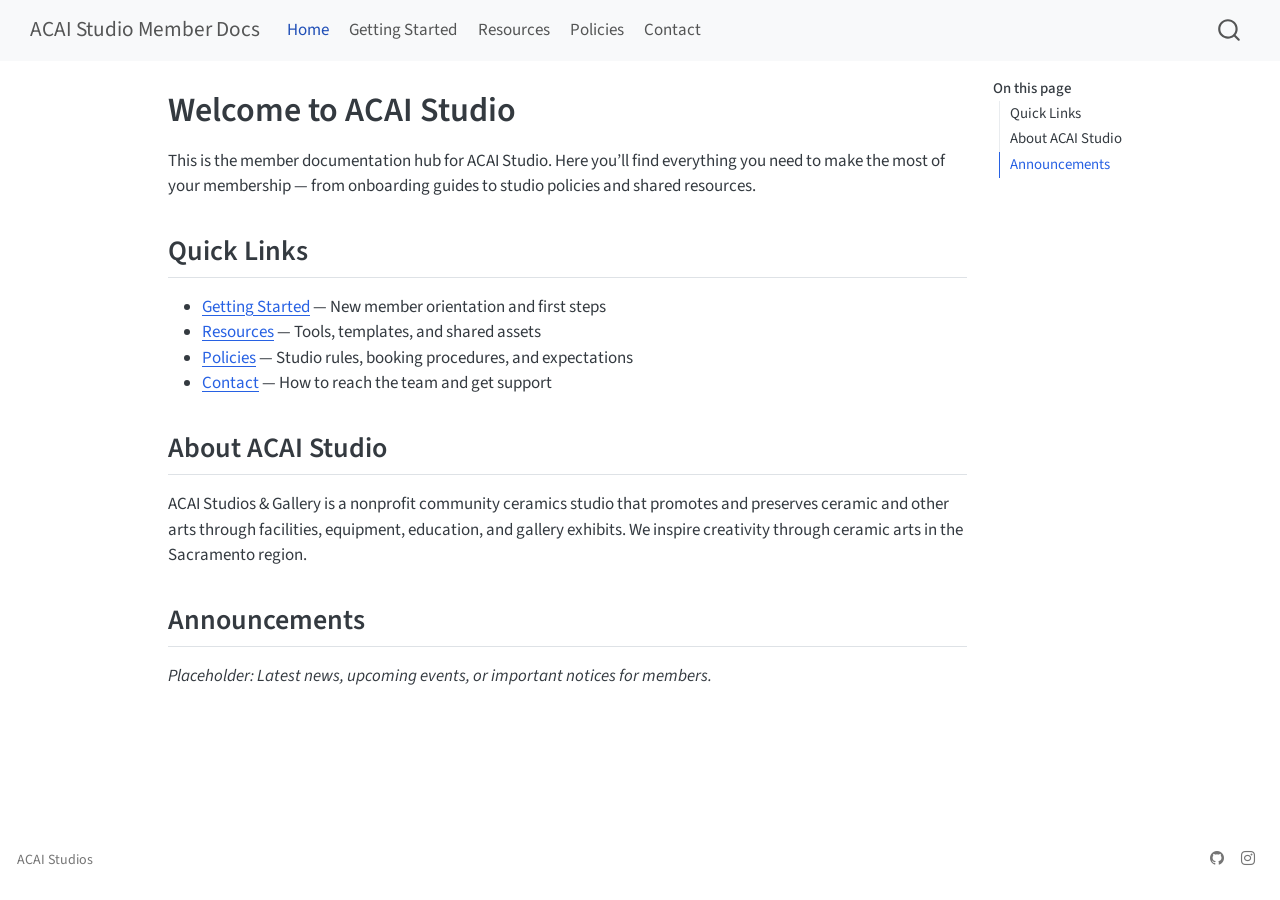
<file: index.html>
<!DOCTYPE html>
<html xmlns="http://www.w3.org/1999/xhtml" lang="en" xml:lang="en"><head>

<meta charset="utf-8">
<meta name="generator" content="quarto-1.9.37">

<meta name="viewport" content="width=device-width, initial-scale=1.0, user-scalable=yes">


<title>Welcome to ACAI Studio – ACAI Studio Member Docs</title>
<style>
/* Default styles provided by pandoc.
** See https://pandoc.org/MANUAL.html#variables-for-html for config info.
*/
code{white-space: pre-wrap;}
span.smallcaps{font-variant: small-caps;}
div.columns{display: flex; gap: min(4vw, 1.5em);}
div.column{flex: auto; overflow-x: auto;}
div.hanging-indent{margin-left: 1.5em; text-indent: -1.5em;}
ul.task-list{list-style: none;}
ul.task-list li input[type="checkbox"] {
  width: 0.8em;
  margin: 0 0.8em 0.2em -1em; /* quarto-specific, see https://github.com/quarto-dev/quarto-cli/issues/4556 */ 
  vertical-align: middle;
}
</style>


<script src="site_libs/quarto-nav/quarto-nav.js"></script>
<script src="site_libs/quarto-nav/headroom.min.js"></script>
<script src="site_libs/clipboard/clipboard.min.js"></script>
<script src="site_libs/quarto-search/autocomplete.umd.js"></script>
<script src="site_libs/quarto-search/fuse.min.js"></script>
<script src="site_libs/quarto-search/quarto-search.js"></script>
<meta name="quarto:offset" content="./">
<script src="site_libs/quarto-html/quarto.js" type="module"></script>
<script src="site_libs/quarto-html/tabsets/tabsets.js" type="module"></script>
<script src="site_libs/quarto-html/popper.min.js"></script>
<script src="site_libs/quarto-html/tippy.umd.min.js"></script>
<script src="site_libs/quarto-html/anchor.min.js"></script>
<link href="site_libs/quarto-html/tippy.css" rel="stylesheet">
<link href="site_libs/quarto-html/quarto-syntax-highlighting-7f8f88aac4f3542376d5c11b86a4c14d.css" rel="stylesheet" id="quarto-text-highlighting-styles">
<script src="site_libs/bootstrap/bootstrap.min.js"></script>
<link href="site_libs/bootstrap/bootstrap-icons.css" rel="stylesheet">
<link href="site_libs/bootstrap/bootstrap-4897d45d2f75ed4f519693be625836c5.min.css" rel="stylesheet" append-hash="true" id="quarto-bootstrap" data-mode="light">
<script id="quarto-search-options" type="application/json">{
  "location": "navbar",
  "copy-button": false,
  "collapse-after": 3,
  "panel-placement": "end",
  "type": "overlay",
  "limit": 50,
  "keyboard-shortcut": [
    "f",
    "/",
    "s"
  ],
  "show-item-context": false,
  "language": {
    "search-no-results-text": "No results",
    "search-matching-documents-text": "matching documents",
    "search-copy-link-title": "Copy link to search",
    "search-hide-matches-text": "Hide additional matches",
    "search-more-match-text": "more match in this document",
    "search-more-matches-text": "more matches in this document",
    "search-clear-button-title": "Clear",
    "search-text-placeholder": "",
    "search-detached-cancel-button-title": "Cancel",
    "search-submit-button-title": "Submit",
    "search-label": "Search"
  }
}</script>


</head>

<body class="nav-fixed quarto-light">

<div id="quarto-search-results"></div>
  <header id="quarto-header" class="headroom fixed-top">
    <nav class="navbar navbar-expand-lg " data-bs-theme="dark">
      <div class="navbar-container container-fluid">
      <div class="navbar-brand-container mx-auto">
    <a class="navbar-brand" href="./index.html">
    <span class="navbar-title">ACAI Studio Member Docs</span>
    </a>
  </div>
            <div id="quarto-search" class="" title="Search"></div>
          <button class="navbar-toggler" type="button" data-bs-toggle="collapse" data-bs-target="#navbarCollapse" aria-controls="navbarCollapse" role="menu" aria-expanded="false" aria-label="Toggle navigation" onclick="if (window.quartoToggleHeadroom) { window.quartoToggleHeadroom(); }">
  <span class="navbar-toggler-icon"></span>
</button>
          <div class="collapse navbar-collapse" id="navbarCollapse">
            <ul class="navbar-nav navbar-nav-scroll me-auto">
  <li class="nav-item">
    <a class="nav-link active" href="./index.html" aria-current="page"> 
<span class="menu-text">Home</span></a>
  </li>  
  <li class="nav-item">
    <a class="nav-link" href="./getting-started.html"> 
<span class="menu-text">Getting Started</span></a>
  </li>  
  <li class="nav-item">
    <a class="nav-link" href="./resources.html"> 
<span class="menu-text">Resources</span></a>
  </li>  
  <li class="nav-item">
    <a class="nav-link" href="./policies.html"> 
<span class="menu-text">Policies</span></a>
  </li>  
  <li class="nav-item">
    <a class="nav-link" href="./contact.html"> 
<span class="menu-text">Contact</span></a>
  </li>  
</ul>
          </div> <!-- /navcollapse -->
            <div class="quarto-navbar-tools">
</div>
      </div> <!-- /container-fluid -->
    </nav>
</header>
<!-- content -->
<div id="quarto-content" class="quarto-container page-columns page-rows-contents page-layout-article page-navbar">
<!-- sidebar -->
<!-- margin-sidebar -->
    <div id="quarto-margin-sidebar" class="sidebar margin-sidebar">
        <nav id="TOC" role="doc-toc" class="toc-active">
    <h2 id="toc-title">On this page</h2>
   
  <ul>
  <li><a href="#quick-links" id="toc-quick-links" class="nav-link active" data-scroll-target="#quick-links">Quick Links</a></li>
  <li><a href="#about-acai-studio" id="toc-about-acai-studio" class="nav-link" data-scroll-target="#about-acai-studio">About ACAI Studio</a></li>
  <li><a href="#announcements" id="toc-announcements" class="nav-link" data-scroll-target="#announcements">Announcements</a></li>
  </ul>
</nav>
    </div>
<!-- main -->
<main class="content" id="quarto-document-content">

<header id="title-block-header" class="quarto-title-block default">
<div class="quarto-title">
<h1 class="title">Welcome to ACAI Studio</h1>
</div>



<div class="quarto-title-meta">

    
  
    
  </div>
  


</header>


<p>This is the member documentation hub for ACAI Studio. Here you’ll find everything you need to make the most of your membership — from onboarding guides to studio policies and shared resources.</p>
<section id="quick-links" class="level2">
<h2 class="anchored" data-anchor-id="quick-links">Quick Links</h2>
<ul>
<li><a href="./getting-started.html">Getting Started</a> — New member orientation and first steps</li>
<li><a href="./resources.html">Resources</a> — Tools, templates, and shared assets</li>
<li><a href="./policies.html">Policies</a> — Studio rules, booking procedures, and expectations</li>
<li><a href="./contact.html">Contact</a> — How to reach the team and get support</li>
</ul>
</section>
<section id="about-acai-studio" class="level2">
<h2 class="anchored" data-anchor-id="about-acai-studio">About ACAI Studio</h2>
<p>ACAI Studios &amp; Gallery is a nonprofit community ceramics studio that promotes and preserves ceramic and other arts through facilities, equipment, education, and gallery exhibits. We inspire creativity through ceramic arts in the Sacramento region.</p>
</section>
<section id="announcements" class="level2">
<h2 class="anchored" data-anchor-id="announcements">Announcements</h2>
<p><em>Placeholder: Latest news, upcoming events, or important notices for members.</em></p>


</section>

</main> <!-- /main -->
<script id="quarto-html-after-body" type="application/javascript">
  window.document.addEventListener("DOMContentLoaded", function (event) {
    const icon = "";
    const anchorJS = new window.AnchorJS();
    anchorJS.options = {
      placement: 'right',
      icon: icon
    };
    anchorJS.add('.anchored');
    const isCodeAnnotation = (el) => {
      for (const clz of el.classList) {
        if (clz.startsWith('code-annotation-')) {                     
          return true;
        }
      }
      return false;
    }
    const onCopySuccess = function(e) {
      // button target
      const button = e.trigger;
      // don't keep focus
      button.blur();
      // flash "checked"
      button.classList.add('code-copy-button-checked');
      var currentTitle = button.getAttribute("title");
      button.setAttribute("title", "Copied!");
      let tooltip;
      if (window.bootstrap) {
        button.setAttribute("data-bs-toggle", "tooltip");
        button.setAttribute("data-bs-placement", "left");
        button.setAttribute("data-bs-title", "Copied!");
        tooltip = new bootstrap.Tooltip(button, 
          { trigger: "manual", 
            customClass: "code-copy-button-tooltip",
            offset: [0, -8]});
        tooltip.show();    
      }
      setTimeout(function() {
        if (tooltip) {
          tooltip.hide();
          button.removeAttribute("data-bs-title");
          button.removeAttribute("data-bs-toggle");
          button.removeAttribute("data-bs-placement");
        }
        button.setAttribute("title", currentTitle);
        button.classList.remove('code-copy-button-checked');
      }, 1000);
      // clear code selection
      e.clearSelection();
    }
    const getTextToCopy = function(trigger) {
      const outerScaffold = trigger.parentElement.cloneNode(true);
      const codeEl = outerScaffold.querySelector('code');
      for (const childEl of codeEl.children) {
        if (isCodeAnnotation(childEl)) {
          childEl.remove();
        }
      }
      return codeEl.innerText;
    }
    const clipboard = new window.ClipboardJS('.code-copy-button:not([data-in-quarto-modal])', {
      text: getTextToCopy
    });
    clipboard.on('success', onCopySuccess);
    if (window.document.getElementById('quarto-embedded-source-code-modal')) {
      const clipboardModal = new window.ClipboardJS('.code-copy-button[data-in-quarto-modal]', {
        text: getTextToCopy,
        container: window.document.getElementById('quarto-embedded-source-code-modal')
      });
      clipboardModal.on('success', onCopySuccess);
    }
      var localhostRegex = new RegExp(/^(?:http|https):\/\/localhost\:?[0-9]*\//);
      var mailtoRegex = new RegExp(/^mailto:/);
        var filterRegex = new RegExp('/' + window.location.host + '/');
      var isInternal = (href) => {
          return filterRegex.test(href) || localhostRegex.test(href) || mailtoRegex.test(href);
      }
      // Inspect non-navigation links and adorn them if external
     var links = window.document.querySelectorAll('a[href]:not(.nav-link):not(.navbar-brand):not(.toc-action):not(.sidebar-link):not(.sidebar-item-toggle):not(.pagination-link):not(.no-external):not([aria-hidden]):not(.dropdown-item):not(.quarto-navigation-tool):not(.about-link)');
      for (var i=0; i<links.length; i++) {
        const link = links[i];
        if (!isInternal(link.href)) {
          // undo the damage that might have been done by quarto-nav.js in the case of
          // links that we want to consider external
          if (link.dataset.originalHref !== undefined) {
            link.href = link.dataset.originalHref;
          }
        }
      }
    function tippyHover(el, contentFn, onTriggerFn, onUntriggerFn) {
      const config = {
        allowHTML: true,
        maxWidth: 500,
        delay: 100,
        arrow: false,
        appendTo: function(el) {
            return el.parentElement;
        },
        interactive: true,
        interactiveBorder: 10,
        theme: 'quarto',
        placement: 'bottom-start',
      };
      if (contentFn) {
        config.content = contentFn;
      }
      if (onTriggerFn) {
        config.onTrigger = onTriggerFn;
      }
      if (onUntriggerFn) {
        config.onUntrigger = onUntriggerFn;
      }
      window.tippy(el, config); 
    }
    const noterefs = window.document.querySelectorAll('a[role="doc-noteref"]');
    for (var i=0; i<noterefs.length; i++) {
      const ref = noterefs[i];
      tippyHover(ref, function() {
        // use id or data attribute instead here
        let href = ref.getAttribute('data-footnote-href') || ref.getAttribute('href');
        try { href = new URL(href).hash; } catch {}
        const id = href.replace(/^#\/?/, "");
        const note = window.document.getElementById(id);
        if (note) {
          return note.innerHTML;
        } else {
          return "";
        }
      });
    }
    const xrefs = window.document.querySelectorAll('a.quarto-xref');
    const processXRef = (id, note) => {
      // Strip column container classes
      const stripColumnClz = (el) => {
        el.classList.remove("page-full", "page-columns");
        if (el.children) {
          for (const child of el.children) {
            stripColumnClz(child);
          }
        }
      }
      stripColumnClz(note)
      if (id === null || id.startsWith('sec-')) {
        // Special case sections, only their first couple elements
        const container = document.createElement("div");
        if (note.children && note.children.length > 2) {
          container.appendChild(note.children[0].cloneNode(true));
          for (let i = 1; i < note.children.length; i++) {
            const child = note.children[i];
            if (child.tagName === "P" && child.innerText === "") {
              continue;
            } else {
              container.appendChild(child.cloneNode(true));
              break;
            }
          }
          if (window.Quarto?.typesetMath) {
            window.Quarto.typesetMath(container);
          }
          return container.innerHTML
        } else {
          if (window.Quarto?.typesetMath) {
            window.Quarto.typesetMath(note);
          }
          return note.innerHTML;
        }
      } else {
        // Remove any anchor links if they are present
        const anchorLink = note.querySelector('a.anchorjs-link');
        if (anchorLink) {
          anchorLink.remove();
        }
        if (window.Quarto?.typesetMath) {
          window.Quarto.typesetMath(note);
        }
        if (note.classList.contains("callout")) {
          return note.outerHTML;
        } else {
          return note.innerHTML;
        }
      }
    }
    for (var i=0; i<xrefs.length; i++) {
      const xref = xrefs[i];
      tippyHover(xref, undefined, function(instance) {
        instance.disable();
        let url = xref.getAttribute('href');
        let hash = undefined; 
        if (url.startsWith('#')) {
          hash = url;
        } else {
          try { hash = new URL(url).hash; } catch {}
        }
        if (hash) {
          const id = hash.replace(/^#\/?/, "");
          const note = window.document.getElementById(id);
          if (note !== null) {
            try {
              const html = processXRef(id, note.cloneNode(true));
              instance.setContent(html);
            } finally {
              instance.enable();
              instance.show();
            }
          } else {
            // See if we can fetch this
            fetch(url.split('#')[0])
            .then(res => res.text())
            .then(html => {
              const parser = new DOMParser();
              const htmlDoc = parser.parseFromString(html, "text/html");
              const note = htmlDoc.getElementById(id);
              if (note !== null) {
                const html = processXRef(id, note);
                instance.setContent(html);
              } 
            }).finally(() => {
              instance.enable();
              instance.show();
            });
          }
        } else {
          // See if we can fetch a full url (with no hash to target)
          // This is a special case and we should probably do some content thinning / targeting
          fetch(url)
          .then(res => res.text())
          .then(html => {
            const parser = new DOMParser();
            const htmlDoc = parser.parseFromString(html, "text/html");
            const note = htmlDoc.querySelector('main.content');
            if (note !== null) {
              // This should only happen for chapter cross references
              // (since there is no id in the URL)
              // remove the first header
              if (note.children.length > 0 && note.children[0].tagName === "HEADER") {
                note.children[0].remove();
              }
              const html = processXRef(null, note);
              instance.setContent(html);
            } 
          }).finally(() => {
            instance.enable();
            instance.show();
          });
        }
      }, function(instance) {
      });
    }
        let selectedAnnoteEl;
        const selectorForAnnotation = ( cell, annotation) => {
          let cellAttr = 'data-code-cell="' + cell + '"';
          let lineAttr = 'data-code-annotation="' +  annotation + '"';
          const selector = 'span[' + cellAttr + '][' + lineAttr + ']';
          return selector;
        }
        const selectCodeLines = (annoteEl) => {
          const doc = window.document;
          const targetCell = annoteEl.getAttribute("data-target-cell");
          const targetAnnotation = annoteEl.getAttribute("data-target-annotation");
          const annoteSpan = window.document.querySelector(selectorForAnnotation(targetCell, targetAnnotation));
          const lines = annoteSpan.getAttribute("data-code-lines").split(",");
          const lineIds = lines.map((line) => {
            return targetCell + "-" + line;
          })
          let top = null;
          let height = null;
          let parent = null;
          if (lineIds.length > 0) {
              //compute the position of the single el (top and bottom and make a div)
              const el = window.document.getElementById(lineIds[0]);
              top = el.offsetTop;
              height = el.offsetHeight;
              parent = el.parentElement.parentElement;
            if (lineIds.length > 1) {
              const lastEl = window.document.getElementById(lineIds[lineIds.length - 1]);
              const bottom = lastEl.offsetTop + lastEl.offsetHeight;
              height = bottom - top;
            }
            if (top !== null && height !== null && parent !== null) {
              // cook up a div (if necessary) and position it 
              let div = window.document.getElementById("code-annotation-line-highlight");
              if (div === null) {
                div = window.document.createElement("div");
                div.setAttribute("id", "code-annotation-line-highlight");
                div.style.position = 'absolute';
                parent.appendChild(div);
              }
              div.style.top = top - 2 + "px";
              div.style.height = height + 4 + "px";
              div.style.left = 0;
              let gutterDiv = window.document.getElementById("code-annotation-line-highlight-gutter");
              if (gutterDiv === null) {
                gutterDiv = window.document.createElement("div");
                gutterDiv.setAttribute("id", "code-annotation-line-highlight-gutter");
                gutterDiv.style.position = 'absolute';
                const codeCell = window.document.getElementById(targetCell);
                const gutter = codeCell.querySelector('.code-annotation-gutter');
                gutter.appendChild(gutterDiv);
              }
              gutterDiv.style.top = top - 2 + "px";
              gutterDiv.style.height = height + 4 + "px";
            }
            selectedAnnoteEl = annoteEl;
          }
        };
        const unselectCodeLines = () => {
          const elementsIds = ["code-annotation-line-highlight", "code-annotation-line-highlight-gutter"];
          elementsIds.forEach((elId) => {
            const div = window.document.getElementById(elId);
            if (div) {
              div.remove();
            }
          });
          selectedAnnoteEl = undefined;
        };
          // Handle positioning of the toggle
      window.addEventListener(
        "resize",
        throttle(() => {
          elRect = undefined;
          if (selectedAnnoteEl) {
            selectCodeLines(selectedAnnoteEl);
          }
        }, 10)
      );
      function throttle(fn, ms) {
      let throttle = false;
      let timer;
        return (...args) => {
          if(!throttle) { // first call gets through
              fn.apply(this, args);
              throttle = true;
          } else { // all the others get throttled
              if(timer) clearTimeout(timer); // cancel #2
              timer = setTimeout(() => {
                fn.apply(this, args);
                timer = throttle = false;
              }, ms);
          }
        };
      }
        // Attach click handler to the DT
        const annoteDls = window.document.querySelectorAll('dt[data-target-cell]');
        for (const annoteDlNode of annoteDls) {
          annoteDlNode.addEventListener('click', (event) => {
            const clickedEl = event.target;
            if (clickedEl !== selectedAnnoteEl) {
              unselectCodeLines();
              const activeEl = window.document.querySelector('dt[data-target-cell].code-annotation-active');
              if (activeEl) {
                activeEl.classList.remove('code-annotation-active');
              }
              selectCodeLines(clickedEl);
              clickedEl.classList.add('code-annotation-active');
            } else {
              // Unselect the line
              unselectCodeLines();
              clickedEl.classList.remove('code-annotation-active');
            }
          });
        }
    const findCites = (el) => {
      const parentEl = el.parentElement;
      if (parentEl) {
        const cites = parentEl.dataset.cites;
        if (cites) {
          return {
            el,
            cites: cites.split(' ')
          };
        } else {
          return findCites(el.parentElement)
        }
      } else {
        return undefined;
      }
    };
    var bibliorefs = window.document.querySelectorAll('a[role="doc-biblioref"]');
    for (var i=0; i<bibliorefs.length; i++) {
      const ref = bibliorefs[i];
      const citeInfo = findCites(ref);
      if (citeInfo) {
        tippyHover(citeInfo.el, function() {
          var popup = window.document.createElement('div');
          citeInfo.cites.forEach(function(cite) {
            var citeDiv = window.document.createElement('div');
            citeDiv.classList.add('hanging-indent');
            citeDiv.classList.add('csl-entry');
            var biblioDiv = window.document.getElementById('ref-' + cite);
            if (biblioDiv) {
              citeDiv.innerHTML = biblioDiv.innerHTML;
            }
            popup.appendChild(citeDiv);
          });
          return popup.innerHTML;
        });
      }
    }
  });
  </script>
</div> <!-- /content -->
<footer class="footer">
  <div class="nav-footer">
    <div class="nav-footer-left">
<p>ACAI Studios</p>
</div>   
    <div class="nav-footer-center">
      &nbsp;
    </div>
    <div class="nav-footer-right">
      <ul class="footer-items list-unstyled">
    <li class="nav-item compact">
    <a class="nav-link" href="https://github.com/">
      <i class="bi bi-github" role="img">
</i> 
    </a>
  </li>  
    <li class="nav-item compact">
    <a class="nav-link" href="https://instagram.com/">
      <i class="bi bi-instagram" role="img">
</i> 
    </a>
  </li>  
</ul>
    </div>
  </div>
</footer>




</body></html>
</file>
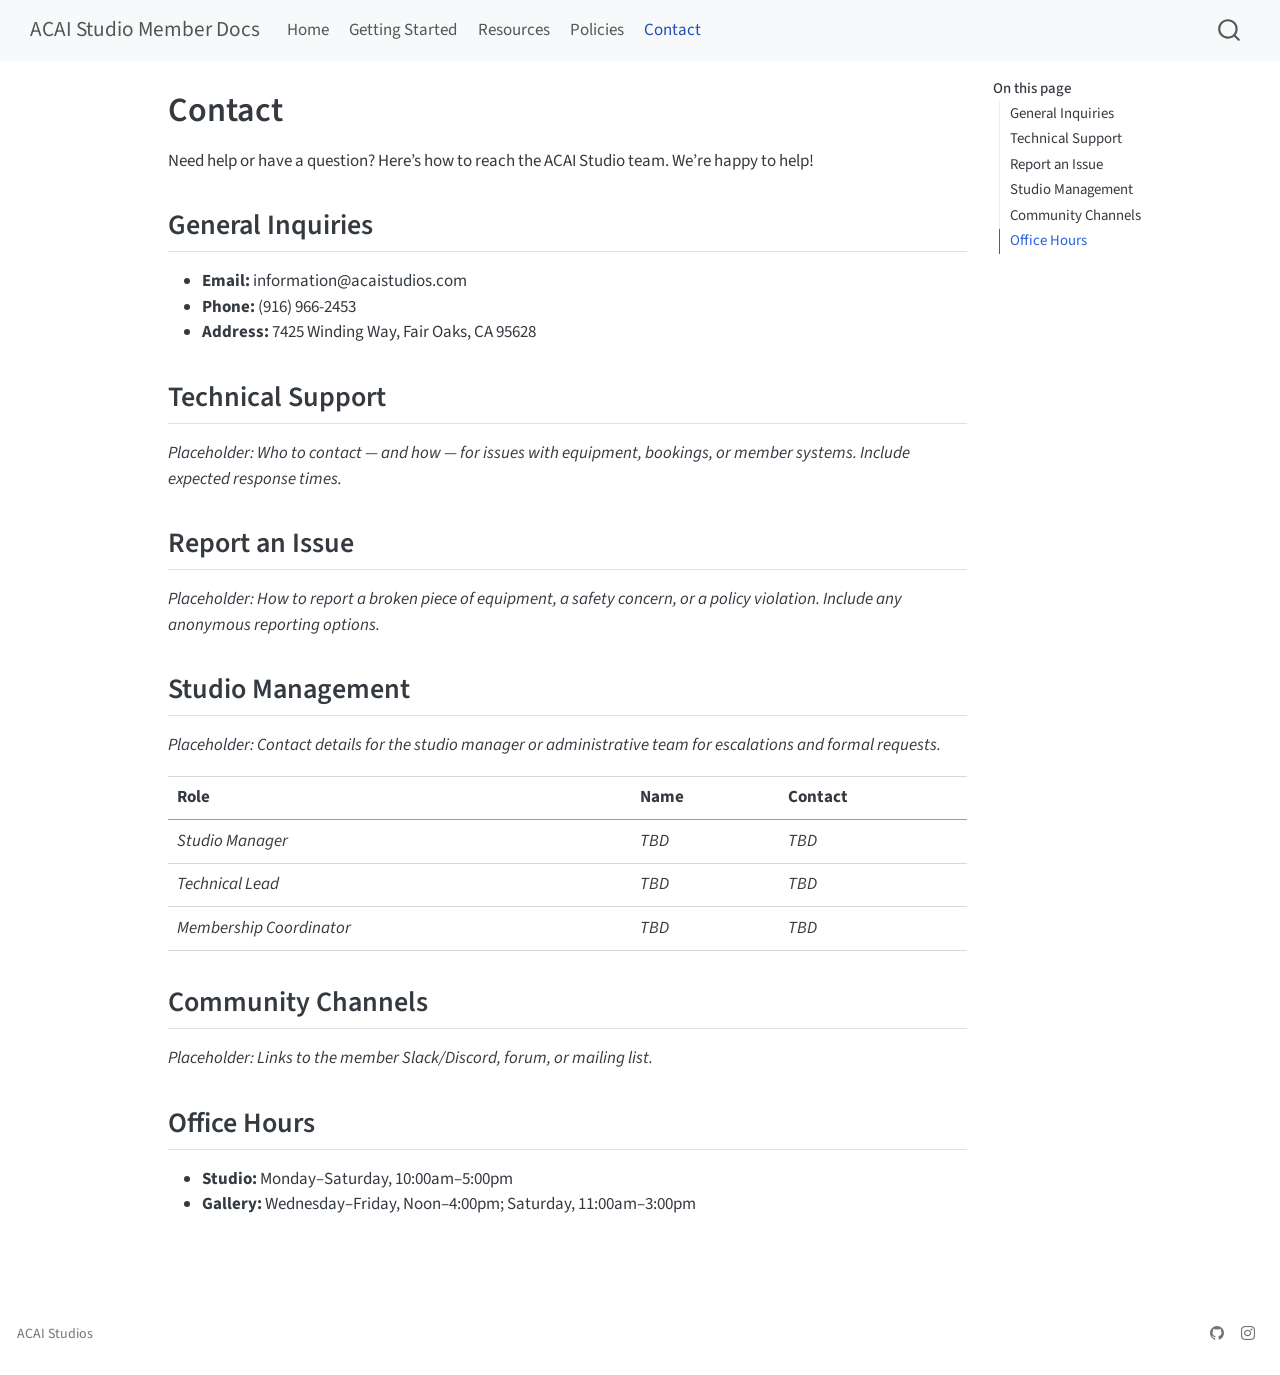
<file: contact.html>
<!DOCTYPE html>
<html xmlns="http://www.w3.org/1999/xhtml" lang="en" xml:lang="en"><head>

<meta charset="utf-8">
<meta name="generator" content="quarto-1.9.37">

<meta name="viewport" content="width=device-width, initial-scale=1.0, user-scalable=yes">


<title>Contact – ACAI Studio Member Docs</title>
<style>
/* Default styles provided by pandoc.
** See https://pandoc.org/MANUAL.html#variables-for-html for config info.
*/
code{white-space: pre-wrap;}
span.smallcaps{font-variant: small-caps;}
div.columns{display: flex; gap: min(4vw, 1.5em);}
div.column{flex: auto; overflow-x: auto;}
div.hanging-indent{margin-left: 1.5em; text-indent: -1.5em;}
ul.task-list{list-style: none;}
ul.task-list li input[type="checkbox"] {
  width: 0.8em;
  margin: 0 0.8em 0.2em -1em; /* quarto-specific, see https://github.com/quarto-dev/quarto-cli/issues/4556 */ 
  vertical-align: middle;
}
</style>


<script src="site_libs/quarto-nav/quarto-nav.js"></script>
<script src="site_libs/quarto-nav/headroom.min.js"></script>
<script src="site_libs/clipboard/clipboard.min.js"></script>
<script src="site_libs/quarto-search/autocomplete.umd.js"></script>
<script src="site_libs/quarto-search/fuse.min.js"></script>
<script src="site_libs/quarto-search/quarto-search.js"></script>
<meta name="quarto:offset" content="./">
<script src="site_libs/quarto-html/quarto.js" type="module"></script>
<script src="site_libs/quarto-html/tabsets/tabsets.js" type="module"></script>
<script src="site_libs/quarto-html/popper.min.js"></script>
<script src="site_libs/quarto-html/tippy.umd.min.js"></script>
<script src="site_libs/quarto-html/anchor.min.js"></script>
<link href="site_libs/quarto-html/tippy.css" rel="stylesheet">
<link href="site_libs/quarto-html/quarto-syntax-highlighting-7f8f88aac4f3542376d5c11b86a4c14d.css" rel="stylesheet" id="quarto-text-highlighting-styles">
<script src="site_libs/bootstrap/bootstrap.min.js"></script>
<link href="site_libs/bootstrap/bootstrap-icons.css" rel="stylesheet">
<link href="site_libs/bootstrap/bootstrap-4897d45d2f75ed4f519693be625836c5.min.css" rel="stylesheet" append-hash="true" id="quarto-bootstrap" data-mode="light">
<script id="quarto-search-options" type="application/json">{
  "location": "navbar",
  "copy-button": false,
  "collapse-after": 3,
  "panel-placement": "end",
  "type": "overlay",
  "limit": 50,
  "keyboard-shortcut": [
    "f",
    "/",
    "s"
  ],
  "show-item-context": false,
  "language": {
    "search-no-results-text": "No results",
    "search-matching-documents-text": "matching documents",
    "search-copy-link-title": "Copy link to search",
    "search-hide-matches-text": "Hide additional matches",
    "search-more-match-text": "more match in this document",
    "search-more-matches-text": "more matches in this document",
    "search-clear-button-title": "Clear",
    "search-text-placeholder": "",
    "search-detached-cancel-button-title": "Cancel",
    "search-submit-button-title": "Submit",
    "search-label": "Search"
  }
}</script>


</head>

<body class="nav-fixed quarto-light">

<div id="quarto-search-results"></div>
  <header id="quarto-header" class="headroom fixed-top">
    <nav class="navbar navbar-expand-lg " data-bs-theme="dark">
      <div class="navbar-container container-fluid">
      <div class="navbar-brand-container mx-auto">
    <a class="navbar-brand" href="./index.html">
    <span class="navbar-title">ACAI Studio Member Docs</span>
    </a>
  </div>
            <div id="quarto-search" class="" title="Search"></div>
          <button class="navbar-toggler" type="button" data-bs-toggle="collapse" data-bs-target="#navbarCollapse" aria-controls="navbarCollapse" role="menu" aria-expanded="false" aria-label="Toggle navigation" onclick="if (window.quartoToggleHeadroom) { window.quartoToggleHeadroom(); }">
  <span class="navbar-toggler-icon"></span>
</button>
          <div class="collapse navbar-collapse" id="navbarCollapse">
            <ul class="navbar-nav navbar-nav-scroll me-auto">
  <li class="nav-item">
    <a class="nav-link" href="./index.html"> 
<span class="menu-text">Home</span></a>
  </li>  
  <li class="nav-item">
    <a class="nav-link" href="./getting-started.html"> 
<span class="menu-text">Getting Started</span></a>
  </li>  
  <li class="nav-item">
    <a class="nav-link" href="./resources.html"> 
<span class="menu-text">Resources</span></a>
  </li>  
  <li class="nav-item">
    <a class="nav-link" href="./policies.html"> 
<span class="menu-text">Policies</span></a>
  </li>  
  <li class="nav-item">
    <a class="nav-link active" href="./contact.html" aria-current="page"> 
<span class="menu-text">Contact</span></a>
  </li>  
</ul>
          </div> <!-- /navcollapse -->
            <div class="quarto-navbar-tools">
</div>
      </div> <!-- /container-fluid -->
    </nav>
</header>
<!-- content -->
<div id="quarto-content" class="quarto-container page-columns page-rows-contents page-layout-article page-navbar">
<!-- sidebar -->
<!-- margin-sidebar -->
    <div id="quarto-margin-sidebar" class="sidebar margin-sidebar">
        <nav id="TOC" role="doc-toc" class="toc-active">
    <h2 id="toc-title">On this page</h2>
   
  <ul>
  <li><a href="#general-inquiries" id="toc-general-inquiries" class="nav-link active" data-scroll-target="#general-inquiries">General Inquiries</a></li>
  <li><a href="#technical-support" id="toc-technical-support" class="nav-link" data-scroll-target="#technical-support">Technical Support</a></li>
  <li><a href="#report-an-issue" id="toc-report-an-issue" class="nav-link" data-scroll-target="#report-an-issue">Report an Issue</a></li>
  <li><a href="#studio-management" id="toc-studio-management" class="nav-link" data-scroll-target="#studio-management">Studio Management</a></li>
  <li><a href="#community-channels" id="toc-community-channels" class="nav-link" data-scroll-target="#community-channels">Community Channels</a></li>
  <li><a href="#office-hours" id="toc-office-hours" class="nav-link" data-scroll-target="#office-hours">Office Hours</a></li>
  </ul>
</nav>
    </div>
<!-- main -->
<main class="content" id="quarto-document-content">

<header id="title-block-header" class="quarto-title-block default">
<div class="quarto-title">
<h1 class="title">Contact</h1>
</div>



<div class="quarto-title-meta">

    
  
    
  </div>
  


</header>


<p>Need help or have a question? Here’s how to reach the ACAI Studio team. We’re happy to help!</p>
<section id="general-inquiries" class="level2">
<h2 class="anchored" data-anchor-id="general-inquiries">General Inquiries</h2>
<ul>
<li><strong>Email:</strong> information@acaistudios.com</li>
<li><strong>Phone:</strong> (916) 966-2453</li>
<li><strong>Address:</strong> 7425 Winding Way, Fair Oaks, CA 95628</li>
</ul>
</section>
<section id="technical-support" class="level2">
<h2 class="anchored" data-anchor-id="technical-support">Technical Support</h2>
<p><em>Placeholder: Who to contact — and how — for issues with equipment, bookings, or member systems. Include expected response times.</em></p>
</section>
<section id="report-an-issue" class="level2">
<h2 class="anchored" data-anchor-id="report-an-issue">Report an Issue</h2>
<p><em>Placeholder: How to report a broken piece of equipment, a safety concern, or a policy violation. Include any anonymous reporting options.</em></p>
</section>
<section id="studio-management" class="level2">
<h2 class="anchored" data-anchor-id="studio-management">Studio Management</h2>
<p><em>Placeholder: Contact details for the studio manager or administrative team for escalations and formal requests.</em></p>
<table class="caption-top table">
<thead>
<tr class="header">
<th>Role</th>
<th>Name</th>
<th>Contact</th>
</tr>
</thead>
<tbody>
<tr class="odd">
<td><em>Studio Manager</em></td>
<td><em>TBD</em></td>
<td><em>TBD</em></td>
</tr>
<tr class="even">
<td><em>Technical Lead</em></td>
<td><em>TBD</em></td>
<td><em>TBD</em></td>
</tr>
<tr class="odd">
<td><em>Membership Coordinator</em></td>
<td><em>TBD</em></td>
<td><em>TBD</em></td>
</tr>
</tbody>
</table>
</section>
<section id="community-channels" class="level2">
<h2 class="anchored" data-anchor-id="community-channels">Community Channels</h2>
<p><em>Placeholder: Links to the member Slack/Discord, forum, or mailing list.</em></p>
</section>
<section id="office-hours" class="level2">
<h2 class="anchored" data-anchor-id="office-hours">Office Hours</h2>
<ul>
<li><strong>Studio:</strong> Monday–Saturday, 10:00am–5:00pm</li>
<li><strong>Gallery:</strong> Wednesday–Friday, Noon–4:00pm; Saturday, 11:00am–3:00pm</li>
</ul>


</section>

</main> <!-- /main -->
<script id="quarto-html-after-body" type="application/javascript">
  window.document.addEventListener("DOMContentLoaded", function (event) {
    const icon = "";
    const anchorJS = new window.AnchorJS();
    anchorJS.options = {
      placement: 'right',
      icon: icon
    };
    anchorJS.add('.anchored');
    const isCodeAnnotation = (el) => {
      for (const clz of el.classList) {
        if (clz.startsWith('code-annotation-')) {                     
          return true;
        }
      }
      return false;
    }
    const onCopySuccess = function(e) {
      // button target
      const button = e.trigger;
      // don't keep focus
      button.blur();
      // flash "checked"
      button.classList.add('code-copy-button-checked');
      var currentTitle = button.getAttribute("title");
      button.setAttribute("title", "Copied!");
      let tooltip;
      if (window.bootstrap) {
        button.setAttribute("data-bs-toggle", "tooltip");
        button.setAttribute("data-bs-placement", "left");
        button.setAttribute("data-bs-title", "Copied!");
        tooltip = new bootstrap.Tooltip(button, 
          { trigger: "manual", 
            customClass: "code-copy-button-tooltip",
            offset: [0, -8]});
        tooltip.show();    
      }
      setTimeout(function() {
        if (tooltip) {
          tooltip.hide();
          button.removeAttribute("data-bs-title");
          button.removeAttribute("data-bs-toggle");
          button.removeAttribute("data-bs-placement");
        }
        button.setAttribute("title", currentTitle);
        button.classList.remove('code-copy-button-checked');
      }, 1000);
      // clear code selection
      e.clearSelection();
    }
    const getTextToCopy = function(trigger) {
      const outerScaffold = trigger.parentElement.cloneNode(true);
      const codeEl = outerScaffold.querySelector('code');
      for (const childEl of codeEl.children) {
        if (isCodeAnnotation(childEl)) {
          childEl.remove();
        }
      }
      return codeEl.innerText;
    }
    const clipboard = new window.ClipboardJS('.code-copy-button:not([data-in-quarto-modal])', {
      text: getTextToCopy
    });
    clipboard.on('success', onCopySuccess);
    if (window.document.getElementById('quarto-embedded-source-code-modal')) {
      const clipboardModal = new window.ClipboardJS('.code-copy-button[data-in-quarto-modal]', {
        text: getTextToCopy,
        container: window.document.getElementById('quarto-embedded-source-code-modal')
      });
      clipboardModal.on('success', onCopySuccess);
    }
      var localhostRegex = new RegExp(/^(?:http|https):\/\/localhost\:?[0-9]*\//);
      var mailtoRegex = new RegExp(/^mailto:/);
        var filterRegex = new RegExp('/' + window.location.host + '/');
      var isInternal = (href) => {
          return filterRegex.test(href) || localhostRegex.test(href) || mailtoRegex.test(href);
      }
      // Inspect non-navigation links and adorn them if external
     var links = window.document.querySelectorAll('a[href]:not(.nav-link):not(.navbar-brand):not(.toc-action):not(.sidebar-link):not(.sidebar-item-toggle):not(.pagination-link):not(.no-external):not([aria-hidden]):not(.dropdown-item):not(.quarto-navigation-tool):not(.about-link)');
      for (var i=0; i<links.length; i++) {
        const link = links[i];
        if (!isInternal(link.href)) {
          // undo the damage that might have been done by quarto-nav.js in the case of
          // links that we want to consider external
          if (link.dataset.originalHref !== undefined) {
            link.href = link.dataset.originalHref;
          }
        }
      }
    function tippyHover(el, contentFn, onTriggerFn, onUntriggerFn) {
      const config = {
        allowHTML: true,
        maxWidth: 500,
        delay: 100,
        arrow: false,
        appendTo: function(el) {
            return el.parentElement;
        },
        interactive: true,
        interactiveBorder: 10,
        theme: 'quarto',
        placement: 'bottom-start',
      };
      if (contentFn) {
        config.content = contentFn;
      }
      if (onTriggerFn) {
        config.onTrigger = onTriggerFn;
      }
      if (onUntriggerFn) {
        config.onUntrigger = onUntriggerFn;
      }
      window.tippy(el, config); 
    }
    const noterefs = window.document.querySelectorAll('a[role="doc-noteref"]');
    for (var i=0; i<noterefs.length; i++) {
      const ref = noterefs[i];
      tippyHover(ref, function() {
        // use id or data attribute instead here
        let href = ref.getAttribute('data-footnote-href') || ref.getAttribute('href');
        try { href = new URL(href).hash; } catch {}
        const id = href.replace(/^#\/?/, "");
        const note = window.document.getElementById(id);
        if (note) {
          return note.innerHTML;
        } else {
          return "";
        }
      });
    }
    const xrefs = window.document.querySelectorAll('a.quarto-xref');
    const processXRef = (id, note) => {
      // Strip column container classes
      const stripColumnClz = (el) => {
        el.classList.remove("page-full", "page-columns");
        if (el.children) {
          for (const child of el.children) {
            stripColumnClz(child);
          }
        }
      }
      stripColumnClz(note)
      if (id === null || id.startsWith('sec-')) {
        // Special case sections, only their first couple elements
        const container = document.createElement("div");
        if (note.children && note.children.length > 2) {
          container.appendChild(note.children[0].cloneNode(true));
          for (let i = 1; i < note.children.length; i++) {
            const child = note.children[i];
            if (child.tagName === "P" && child.innerText === "") {
              continue;
            } else {
              container.appendChild(child.cloneNode(true));
              break;
            }
          }
          if (window.Quarto?.typesetMath) {
            window.Quarto.typesetMath(container);
          }
          return container.innerHTML
        } else {
          if (window.Quarto?.typesetMath) {
            window.Quarto.typesetMath(note);
          }
          return note.innerHTML;
        }
      } else {
        // Remove any anchor links if they are present
        const anchorLink = note.querySelector('a.anchorjs-link');
        if (anchorLink) {
          anchorLink.remove();
        }
        if (window.Quarto?.typesetMath) {
          window.Quarto.typesetMath(note);
        }
        if (note.classList.contains("callout")) {
          return note.outerHTML;
        } else {
          return note.innerHTML;
        }
      }
    }
    for (var i=0; i<xrefs.length; i++) {
      const xref = xrefs[i];
      tippyHover(xref, undefined, function(instance) {
        instance.disable();
        let url = xref.getAttribute('href');
        let hash = undefined; 
        if (url.startsWith('#')) {
          hash = url;
        } else {
          try { hash = new URL(url).hash; } catch {}
        }
        if (hash) {
          const id = hash.replace(/^#\/?/, "");
          const note = window.document.getElementById(id);
          if (note !== null) {
            try {
              const html = processXRef(id, note.cloneNode(true));
              instance.setContent(html);
            } finally {
              instance.enable();
              instance.show();
            }
          } else {
            // See if we can fetch this
            fetch(url.split('#')[0])
            .then(res => res.text())
            .then(html => {
              const parser = new DOMParser();
              const htmlDoc = parser.parseFromString(html, "text/html");
              const note = htmlDoc.getElementById(id);
              if (note !== null) {
                const html = processXRef(id, note);
                instance.setContent(html);
              } 
            }).finally(() => {
              instance.enable();
              instance.show();
            });
          }
        } else {
          // See if we can fetch a full url (with no hash to target)
          // This is a special case and we should probably do some content thinning / targeting
          fetch(url)
          .then(res => res.text())
          .then(html => {
            const parser = new DOMParser();
            const htmlDoc = parser.parseFromString(html, "text/html");
            const note = htmlDoc.querySelector('main.content');
            if (note !== null) {
              // This should only happen for chapter cross references
              // (since there is no id in the URL)
              // remove the first header
              if (note.children.length > 0 && note.children[0].tagName === "HEADER") {
                note.children[0].remove();
              }
              const html = processXRef(null, note);
              instance.setContent(html);
            } 
          }).finally(() => {
            instance.enable();
            instance.show();
          });
        }
      }, function(instance) {
      });
    }
        let selectedAnnoteEl;
        const selectorForAnnotation = ( cell, annotation) => {
          let cellAttr = 'data-code-cell="' + cell + '"';
          let lineAttr = 'data-code-annotation="' +  annotation + '"';
          const selector = 'span[' + cellAttr + '][' + lineAttr + ']';
          return selector;
        }
        const selectCodeLines = (annoteEl) => {
          const doc = window.document;
          const targetCell = annoteEl.getAttribute("data-target-cell");
          const targetAnnotation = annoteEl.getAttribute("data-target-annotation");
          const annoteSpan = window.document.querySelector(selectorForAnnotation(targetCell, targetAnnotation));
          const lines = annoteSpan.getAttribute("data-code-lines").split(",");
          const lineIds = lines.map((line) => {
            return targetCell + "-" + line;
          })
          let top = null;
          let height = null;
          let parent = null;
          if (lineIds.length > 0) {
              //compute the position of the single el (top and bottom and make a div)
              const el = window.document.getElementById(lineIds[0]);
              top = el.offsetTop;
              height = el.offsetHeight;
              parent = el.parentElement.parentElement;
            if (lineIds.length > 1) {
              const lastEl = window.document.getElementById(lineIds[lineIds.length - 1]);
              const bottom = lastEl.offsetTop + lastEl.offsetHeight;
              height = bottom - top;
            }
            if (top !== null && height !== null && parent !== null) {
              // cook up a div (if necessary) and position it 
              let div = window.document.getElementById("code-annotation-line-highlight");
              if (div === null) {
                div = window.document.createElement("div");
                div.setAttribute("id", "code-annotation-line-highlight");
                div.style.position = 'absolute';
                parent.appendChild(div);
              }
              div.style.top = top - 2 + "px";
              div.style.height = height + 4 + "px";
              div.style.left = 0;
              let gutterDiv = window.document.getElementById("code-annotation-line-highlight-gutter");
              if (gutterDiv === null) {
                gutterDiv = window.document.createElement("div");
                gutterDiv.setAttribute("id", "code-annotation-line-highlight-gutter");
                gutterDiv.style.position = 'absolute';
                const codeCell = window.document.getElementById(targetCell);
                const gutter = codeCell.querySelector('.code-annotation-gutter');
                gutter.appendChild(gutterDiv);
              }
              gutterDiv.style.top = top - 2 + "px";
              gutterDiv.style.height = height + 4 + "px";
            }
            selectedAnnoteEl = annoteEl;
          }
        };
        const unselectCodeLines = () => {
          const elementsIds = ["code-annotation-line-highlight", "code-annotation-line-highlight-gutter"];
          elementsIds.forEach((elId) => {
            const div = window.document.getElementById(elId);
            if (div) {
              div.remove();
            }
          });
          selectedAnnoteEl = undefined;
        };
          // Handle positioning of the toggle
      window.addEventListener(
        "resize",
        throttle(() => {
          elRect = undefined;
          if (selectedAnnoteEl) {
            selectCodeLines(selectedAnnoteEl);
          }
        }, 10)
      );
      function throttle(fn, ms) {
      let throttle = false;
      let timer;
        return (...args) => {
          if(!throttle) { // first call gets through
              fn.apply(this, args);
              throttle = true;
          } else { // all the others get throttled
              if(timer) clearTimeout(timer); // cancel #2
              timer = setTimeout(() => {
                fn.apply(this, args);
                timer = throttle = false;
              }, ms);
          }
        };
      }
        // Attach click handler to the DT
        const annoteDls = window.document.querySelectorAll('dt[data-target-cell]');
        for (const annoteDlNode of annoteDls) {
          annoteDlNode.addEventListener('click', (event) => {
            const clickedEl = event.target;
            if (clickedEl !== selectedAnnoteEl) {
              unselectCodeLines();
              const activeEl = window.document.querySelector('dt[data-target-cell].code-annotation-active');
              if (activeEl) {
                activeEl.classList.remove('code-annotation-active');
              }
              selectCodeLines(clickedEl);
              clickedEl.classList.add('code-annotation-active');
            } else {
              // Unselect the line
              unselectCodeLines();
              clickedEl.classList.remove('code-annotation-active');
            }
          });
        }
    const findCites = (el) => {
      const parentEl = el.parentElement;
      if (parentEl) {
        const cites = parentEl.dataset.cites;
        if (cites) {
          return {
            el,
            cites: cites.split(' ')
          };
        } else {
          return findCites(el.parentElement)
        }
      } else {
        return undefined;
      }
    };
    var bibliorefs = window.document.querySelectorAll('a[role="doc-biblioref"]');
    for (var i=0; i<bibliorefs.length; i++) {
      const ref = bibliorefs[i];
      const citeInfo = findCites(ref);
      if (citeInfo) {
        tippyHover(citeInfo.el, function() {
          var popup = window.document.createElement('div');
          citeInfo.cites.forEach(function(cite) {
            var citeDiv = window.document.createElement('div');
            citeDiv.classList.add('hanging-indent');
            citeDiv.classList.add('csl-entry');
            var biblioDiv = window.document.getElementById('ref-' + cite);
            if (biblioDiv) {
              citeDiv.innerHTML = biblioDiv.innerHTML;
            }
            popup.appendChild(citeDiv);
          });
          return popup.innerHTML;
        });
      }
    }
  });
  </script>
</div> <!-- /content -->
<footer class="footer">
  <div class="nav-footer">
    <div class="nav-footer-left">
<p>ACAI Studios</p>
</div>   
    <div class="nav-footer-center">
      &nbsp;
    </div>
    <div class="nav-footer-right">
      <ul class="footer-items list-unstyled">
    <li class="nav-item compact">
    <a class="nav-link" href="https://github.com/">
      <i class="bi bi-github" role="img">
</i> 
    </a>
  </li>  
    <li class="nav-item compact">
    <a class="nav-link" href="https://instagram.com/">
      <i class="bi bi-instagram" role="img">
</i> 
    </a>
  </li>  
</ul>
    </div>
  </div>
</footer>




</body></html>
</file>
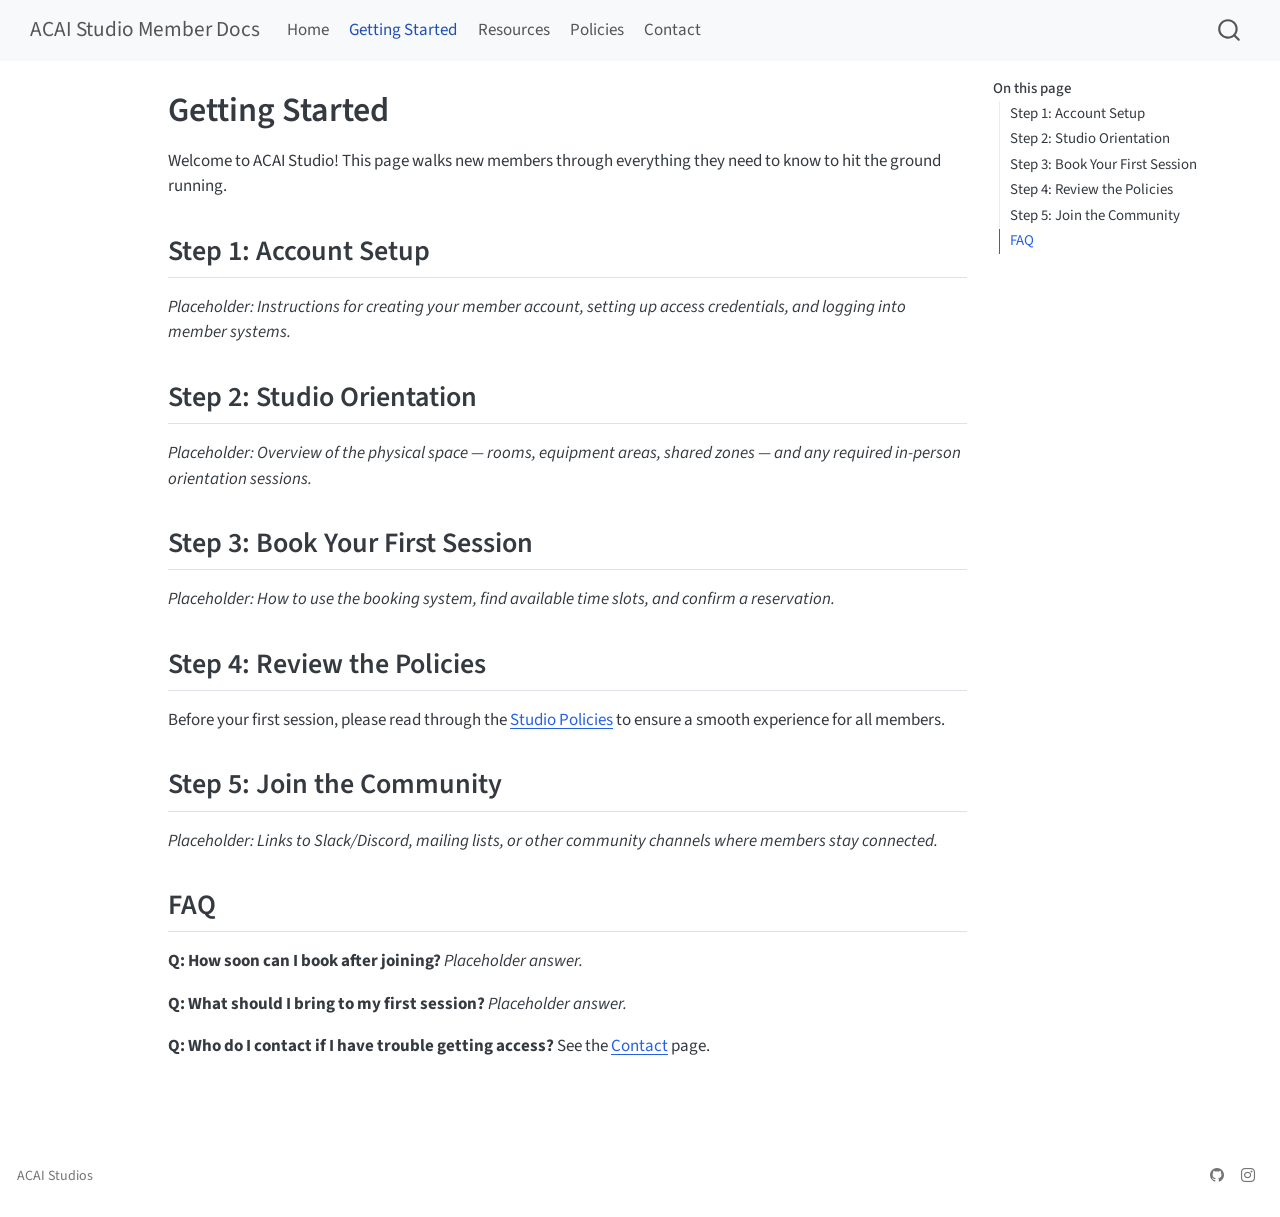
<file: getting-started.html>
<!DOCTYPE html>
<html xmlns="http://www.w3.org/1999/xhtml" lang="en" xml:lang="en"><head>

<meta charset="utf-8">
<meta name="generator" content="quarto-1.9.37">

<meta name="viewport" content="width=device-width, initial-scale=1.0, user-scalable=yes">


<title>Getting Started – ACAI Studio Member Docs</title>
<style>
/* Default styles provided by pandoc.
** See https://pandoc.org/MANUAL.html#variables-for-html for config info.
*/
code{white-space: pre-wrap;}
span.smallcaps{font-variant: small-caps;}
div.columns{display: flex; gap: min(4vw, 1.5em);}
div.column{flex: auto; overflow-x: auto;}
div.hanging-indent{margin-left: 1.5em; text-indent: -1.5em;}
ul.task-list{list-style: none;}
ul.task-list li input[type="checkbox"] {
  width: 0.8em;
  margin: 0 0.8em 0.2em -1em; /* quarto-specific, see https://github.com/quarto-dev/quarto-cli/issues/4556 */ 
  vertical-align: middle;
}
</style>


<script src="site_libs/quarto-nav/quarto-nav.js"></script>
<script src="site_libs/quarto-nav/headroom.min.js"></script>
<script src="site_libs/clipboard/clipboard.min.js"></script>
<script src="site_libs/quarto-search/autocomplete.umd.js"></script>
<script src="site_libs/quarto-search/fuse.min.js"></script>
<script src="site_libs/quarto-search/quarto-search.js"></script>
<meta name="quarto:offset" content="./">
<script src="site_libs/quarto-html/quarto.js" type="module"></script>
<script src="site_libs/quarto-html/tabsets/tabsets.js" type="module"></script>
<script src="site_libs/quarto-html/popper.min.js"></script>
<script src="site_libs/quarto-html/tippy.umd.min.js"></script>
<script src="site_libs/quarto-html/anchor.min.js"></script>
<link href="site_libs/quarto-html/tippy.css" rel="stylesheet">
<link href="site_libs/quarto-html/quarto-syntax-highlighting-7f8f88aac4f3542376d5c11b86a4c14d.css" rel="stylesheet" id="quarto-text-highlighting-styles">
<script src="site_libs/bootstrap/bootstrap.min.js"></script>
<link href="site_libs/bootstrap/bootstrap-icons.css" rel="stylesheet">
<link href="site_libs/bootstrap/bootstrap-4897d45d2f75ed4f519693be625836c5.min.css" rel="stylesheet" append-hash="true" id="quarto-bootstrap" data-mode="light">
<script id="quarto-search-options" type="application/json">{
  "location": "navbar",
  "copy-button": false,
  "collapse-after": 3,
  "panel-placement": "end",
  "type": "overlay",
  "limit": 50,
  "keyboard-shortcut": [
    "f",
    "/",
    "s"
  ],
  "show-item-context": false,
  "language": {
    "search-no-results-text": "No results",
    "search-matching-documents-text": "matching documents",
    "search-copy-link-title": "Copy link to search",
    "search-hide-matches-text": "Hide additional matches",
    "search-more-match-text": "more match in this document",
    "search-more-matches-text": "more matches in this document",
    "search-clear-button-title": "Clear",
    "search-text-placeholder": "",
    "search-detached-cancel-button-title": "Cancel",
    "search-submit-button-title": "Submit",
    "search-label": "Search"
  }
}</script>


</head>

<body class="nav-fixed quarto-light">

<div id="quarto-search-results"></div>
  <header id="quarto-header" class="headroom fixed-top">
    <nav class="navbar navbar-expand-lg " data-bs-theme="dark">
      <div class="navbar-container container-fluid">
      <div class="navbar-brand-container mx-auto">
    <a class="navbar-brand" href="./index.html">
    <span class="navbar-title">ACAI Studio Member Docs</span>
    </a>
  </div>
            <div id="quarto-search" class="" title="Search"></div>
          <button class="navbar-toggler" type="button" data-bs-toggle="collapse" data-bs-target="#navbarCollapse" aria-controls="navbarCollapse" role="menu" aria-expanded="false" aria-label="Toggle navigation" onclick="if (window.quartoToggleHeadroom) { window.quartoToggleHeadroom(); }">
  <span class="navbar-toggler-icon"></span>
</button>
          <div class="collapse navbar-collapse" id="navbarCollapse">
            <ul class="navbar-nav navbar-nav-scroll me-auto">
  <li class="nav-item">
    <a class="nav-link" href="./index.html"> 
<span class="menu-text">Home</span></a>
  </li>  
  <li class="nav-item">
    <a class="nav-link active" href="./getting-started.html" aria-current="page"> 
<span class="menu-text">Getting Started</span></a>
  </li>  
  <li class="nav-item">
    <a class="nav-link" href="./resources.html"> 
<span class="menu-text">Resources</span></a>
  </li>  
  <li class="nav-item">
    <a class="nav-link" href="./policies.html"> 
<span class="menu-text">Policies</span></a>
  </li>  
  <li class="nav-item">
    <a class="nav-link" href="./contact.html"> 
<span class="menu-text">Contact</span></a>
  </li>  
</ul>
          </div> <!-- /navcollapse -->
            <div class="quarto-navbar-tools">
</div>
      </div> <!-- /container-fluid -->
    </nav>
</header>
<!-- content -->
<div id="quarto-content" class="quarto-container page-columns page-rows-contents page-layout-article page-navbar">
<!-- sidebar -->
<!-- margin-sidebar -->
    <div id="quarto-margin-sidebar" class="sidebar margin-sidebar">
        <nav id="TOC" role="doc-toc" class="toc-active">
    <h2 id="toc-title">On this page</h2>
   
  <ul>
  <li><a href="#step-1-account-setup" id="toc-step-1-account-setup" class="nav-link active" data-scroll-target="#step-1-account-setup">Step 1: Account Setup</a></li>
  <li><a href="#step-2-studio-orientation" id="toc-step-2-studio-orientation" class="nav-link" data-scroll-target="#step-2-studio-orientation">Step 2: Studio Orientation</a></li>
  <li><a href="#step-3-book-your-first-session" id="toc-step-3-book-your-first-session" class="nav-link" data-scroll-target="#step-3-book-your-first-session">Step 3: Book Your First Session</a></li>
  <li><a href="#step-4-review-the-policies" id="toc-step-4-review-the-policies" class="nav-link" data-scroll-target="#step-4-review-the-policies">Step 4: Review the Policies</a></li>
  <li><a href="#step-5-join-the-community" id="toc-step-5-join-the-community" class="nav-link" data-scroll-target="#step-5-join-the-community">Step 5: Join the Community</a></li>
  <li><a href="#faq" id="toc-faq" class="nav-link" data-scroll-target="#faq">FAQ</a></li>
  </ul>
</nav>
    </div>
<!-- main -->
<main class="content" id="quarto-document-content">

<header id="title-block-header" class="quarto-title-block default">
<div class="quarto-title">
<h1 class="title">Getting Started</h1>
</div>



<div class="quarto-title-meta">

    
  
    
  </div>
  


</header>


<p>Welcome to ACAI Studio! This page walks new members through everything they need to know to hit the ground running.</p>
<section id="step-1-account-setup" class="level2">
<h2 class="anchored" data-anchor-id="step-1-account-setup">Step 1: Account Setup</h2>
<p><em>Placeholder: Instructions for creating your member account, setting up access credentials, and logging into member systems.</em></p>
</section>
<section id="step-2-studio-orientation" class="level2">
<h2 class="anchored" data-anchor-id="step-2-studio-orientation">Step 2: Studio Orientation</h2>
<p><em>Placeholder: Overview of the physical space — rooms, equipment areas, shared zones — and any required in-person orientation sessions.</em></p>
</section>
<section id="step-3-book-your-first-session" class="level2">
<h2 class="anchored" data-anchor-id="step-3-book-your-first-session">Step 3: Book Your First Session</h2>
<p><em>Placeholder: How to use the booking system, find available time slots, and confirm a reservation.</em></p>
</section>
<section id="step-4-review-the-policies" class="level2">
<h2 class="anchored" data-anchor-id="step-4-review-the-policies">Step 4: Review the Policies</h2>
<p>Before your first session, please read through the <a href="./policies.html">Studio Policies</a> to ensure a smooth experience for all members.</p>
</section>
<section id="step-5-join-the-community" class="level2">
<h2 class="anchored" data-anchor-id="step-5-join-the-community">Step 5: Join the Community</h2>
<p><em>Placeholder: Links to Slack/Discord, mailing lists, or other community channels where members stay connected.</em></p>
</section>
<section id="faq" class="level2">
<h2 class="anchored" data-anchor-id="faq">FAQ</h2>
<p><strong>Q: How soon can I book after joining?</strong> <em>Placeholder answer.</em></p>
<p><strong>Q: What should I bring to my first session?</strong> <em>Placeholder answer.</em></p>
<p><strong>Q: Who do I contact if I have trouble getting access?</strong> See the <a href="./contact.html">Contact</a> page.</p>


</section>

</main> <!-- /main -->
<script id="quarto-html-after-body" type="application/javascript">
  window.document.addEventListener("DOMContentLoaded", function (event) {
    const icon = "";
    const anchorJS = new window.AnchorJS();
    anchorJS.options = {
      placement: 'right',
      icon: icon
    };
    anchorJS.add('.anchored');
    const isCodeAnnotation = (el) => {
      for (const clz of el.classList) {
        if (clz.startsWith('code-annotation-')) {                     
          return true;
        }
      }
      return false;
    }
    const onCopySuccess = function(e) {
      // button target
      const button = e.trigger;
      // don't keep focus
      button.blur();
      // flash "checked"
      button.classList.add('code-copy-button-checked');
      var currentTitle = button.getAttribute("title");
      button.setAttribute("title", "Copied!");
      let tooltip;
      if (window.bootstrap) {
        button.setAttribute("data-bs-toggle", "tooltip");
        button.setAttribute("data-bs-placement", "left");
        button.setAttribute("data-bs-title", "Copied!");
        tooltip = new bootstrap.Tooltip(button, 
          { trigger: "manual", 
            customClass: "code-copy-button-tooltip",
            offset: [0, -8]});
        tooltip.show();    
      }
      setTimeout(function() {
        if (tooltip) {
          tooltip.hide();
          button.removeAttribute("data-bs-title");
          button.removeAttribute("data-bs-toggle");
          button.removeAttribute("data-bs-placement");
        }
        button.setAttribute("title", currentTitle);
        button.classList.remove('code-copy-button-checked');
      }, 1000);
      // clear code selection
      e.clearSelection();
    }
    const getTextToCopy = function(trigger) {
      const outerScaffold = trigger.parentElement.cloneNode(true);
      const codeEl = outerScaffold.querySelector('code');
      for (const childEl of codeEl.children) {
        if (isCodeAnnotation(childEl)) {
          childEl.remove();
        }
      }
      return codeEl.innerText;
    }
    const clipboard = new window.ClipboardJS('.code-copy-button:not([data-in-quarto-modal])', {
      text: getTextToCopy
    });
    clipboard.on('success', onCopySuccess);
    if (window.document.getElementById('quarto-embedded-source-code-modal')) {
      const clipboardModal = new window.ClipboardJS('.code-copy-button[data-in-quarto-modal]', {
        text: getTextToCopy,
        container: window.document.getElementById('quarto-embedded-source-code-modal')
      });
      clipboardModal.on('success', onCopySuccess);
    }
      var localhostRegex = new RegExp(/^(?:http|https):\/\/localhost\:?[0-9]*\//);
      var mailtoRegex = new RegExp(/^mailto:/);
        var filterRegex = new RegExp('/' + window.location.host + '/');
      var isInternal = (href) => {
          return filterRegex.test(href) || localhostRegex.test(href) || mailtoRegex.test(href);
      }
      // Inspect non-navigation links and adorn them if external
     var links = window.document.querySelectorAll('a[href]:not(.nav-link):not(.navbar-brand):not(.toc-action):not(.sidebar-link):not(.sidebar-item-toggle):not(.pagination-link):not(.no-external):not([aria-hidden]):not(.dropdown-item):not(.quarto-navigation-tool):not(.about-link)');
      for (var i=0; i<links.length; i++) {
        const link = links[i];
        if (!isInternal(link.href)) {
          // undo the damage that might have been done by quarto-nav.js in the case of
          // links that we want to consider external
          if (link.dataset.originalHref !== undefined) {
            link.href = link.dataset.originalHref;
          }
        }
      }
    function tippyHover(el, contentFn, onTriggerFn, onUntriggerFn) {
      const config = {
        allowHTML: true,
        maxWidth: 500,
        delay: 100,
        arrow: false,
        appendTo: function(el) {
            return el.parentElement;
        },
        interactive: true,
        interactiveBorder: 10,
        theme: 'quarto',
        placement: 'bottom-start',
      };
      if (contentFn) {
        config.content = contentFn;
      }
      if (onTriggerFn) {
        config.onTrigger = onTriggerFn;
      }
      if (onUntriggerFn) {
        config.onUntrigger = onUntriggerFn;
      }
      window.tippy(el, config); 
    }
    const noterefs = window.document.querySelectorAll('a[role="doc-noteref"]');
    for (var i=0; i<noterefs.length; i++) {
      const ref = noterefs[i];
      tippyHover(ref, function() {
        // use id or data attribute instead here
        let href = ref.getAttribute('data-footnote-href') || ref.getAttribute('href');
        try { href = new URL(href).hash; } catch {}
        const id = href.replace(/^#\/?/, "");
        const note = window.document.getElementById(id);
        if (note) {
          return note.innerHTML;
        } else {
          return "";
        }
      });
    }
    const xrefs = window.document.querySelectorAll('a.quarto-xref');
    const processXRef = (id, note) => {
      // Strip column container classes
      const stripColumnClz = (el) => {
        el.classList.remove("page-full", "page-columns");
        if (el.children) {
          for (const child of el.children) {
            stripColumnClz(child);
          }
        }
      }
      stripColumnClz(note)
      if (id === null || id.startsWith('sec-')) {
        // Special case sections, only their first couple elements
        const container = document.createElement("div");
        if (note.children && note.children.length > 2) {
          container.appendChild(note.children[0].cloneNode(true));
          for (let i = 1; i < note.children.length; i++) {
            const child = note.children[i];
            if (child.tagName === "P" && child.innerText === "") {
              continue;
            } else {
              container.appendChild(child.cloneNode(true));
              break;
            }
          }
          if (window.Quarto?.typesetMath) {
            window.Quarto.typesetMath(container);
          }
          return container.innerHTML
        } else {
          if (window.Quarto?.typesetMath) {
            window.Quarto.typesetMath(note);
          }
          return note.innerHTML;
        }
      } else {
        // Remove any anchor links if they are present
        const anchorLink = note.querySelector('a.anchorjs-link');
        if (anchorLink) {
          anchorLink.remove();
        }
        if (window.Quarto?.typesetMath) {
          window.Quarto.typesetMath(note);
        }
        if (note.classList.contains("callout")) {
          return note.outerHTML;
        } else {
          return note.innerHTML;
        }
      }
    }
    for (var i=0; i<xrefs.length; i++) {
      const xref = xrefs[i];
      tippyHover(xref, undefined, function(instance) {
        instance.disable();
        let url = xref.getAttribute('href');
        let hash = undefined; 
        if (url.startsWith('#')) {
          hash = url;
        } else {
          try { hash = new URL(url).hash; } catch {}
        }
        if (hash) {
          const id = hash.replace(/^#\/?/, "");
          const note = window.document.getElementById(id);
          if (note !== null) {
            try {
              const html = processXRef(id, note.cloneNode(true));
              instance.setContent(html);
            } finally {
              instance.enable();
              instance.show();
            }
          } else {
            // See if we can fetch this
            fetch(url.split('#')[0])
            .then(res => res.text())
            .then(html => {
              const parser = new DOMParser();
              const htmlDoc = parser.parseFromString(html, "text/html");
              const note = htmlDoc.getElementById(id);
              if (note !== null) {
                const html = processXRef(id, note);
                instance.setContent(html);
              } 
            }).finally(() => {
              instance.enable();
              instance.show();
            });
          }
        } else {
          // See if we can fetch a full url (with no hash to target)
          // This is a special case and we should probably do some content thinning / targeting
          fetch(url)
          .then(res => res.text())
          .then(html => {
            const parser = new DOMParser();
            const htmlDoc = parser.parseFromString(html, "text/html");
            const note = htmlDoc.querySelector('main.content');
            if (note !== null) {
              // This should only happen for chapter cross references
              // (since there is no id in the URL)
              // remove the first header
              if (note.children.length > 0 && note.children[0].tagName === "HEADER") {
                note.children[0].remove();
              }
              const html = processXRef(null, note);
              instance.setContent(html);
            } 
          }).finally(() => {
            instance.enable();
            instance.show();
          });
        }
      }, function(instance) {
      });
    }
        let selectedAnnoteEl;
        const selectorForAnnotation = ( cell, annotation) => {
          let cellAttr = 'data-code-cell="' + cell + '"';
          let lineAttr = 'data-code-annotation="' +  annotation + '"';
          const selector = 'span[' + cellAttr + '][' + lineAttr + ']';
          return selector;
        }
        const selectCodeLines = (annoteEl) => {
          const doc = window.document;
          const targetCell = annoteEl.getAttribute("data-target-cell");
          const targetAnnotation = annoteEl.getAttribute("data-target-annotation");
          const annoteSpan = window.document.querySelector(selectorForAnnotation(targetCell, targetAnnotation));
          const lines = annoteSpan.getAttribute("data-code-lines").split(",");
          const lineIds = lines.map((line) => {
            return targetCell + "-" + line;
          })
          let top = null;
          let height = null;
          let parent = null;
          if (lineIds.length > 0) {
              //compute the position of the single el (top and bottom and make a div)
              const el = window.document.getElementById(lineIds[0]);
              top = el.offsetTop;
              height = el.offsetHeight;
              parent = el.parentElement.parentElement;
            if (lineIds.length > 1) {
              const lastEl = window.document.getElementById(lineIds[lineIds.length - 1]);
              const bottom = lastEl.offsetTop + lastEl.offsetHeight;
              height = bottom - top;
            }
            if (top !== null && height !== null && parent !== null) {
              // cook up a div (if necessary) and position it 
              let div = window.document.getElementById("code-annotation-line-highlight");
              if (div === null) {
                div = window.document.createElement("div");
                div.setAttribute("id", "code-annotation-line-highlight");
                div.style.position = 'absolute';
                parent.appendChild(div);
              }
              div.style.top = top - 2 + "px";
              div.style.height = height + 4 + "px";
              div.style.left = 0;
              let gutterDiv = window.document.getElementById("code-annotation-line-highlight-gutter");
              if (gutterDiv === null) {
                gutterDiv = window.document.createElement("div");
                gutterDiv.setAttribute("id", "code-annotation-line-highlight-gutter");
                gutterDiv.style.position = 'absolute';
                const codeCell = window.document.getElementById(targetCell);
                const gutter = codeCell.querySelector('.code-annotation-gutter');
                gutter.appendChild(gutterDiv);
              }
              gutterDiv.style.top = top - 2 + "px";
              gutterDiv.style.height = height + 4 + "px";
            }
            selectedAnnoteEl = annoteEl;
          }
        };
        const unselectCodeLines = () => {
          const elementsIds = ["code-annotation-line-highlight", "code-annotation-line-highlight-gutter"];
          elementsIds.forEach((elId) => {
            const div = window.document.getElementById(elId);
            if (div) {
              div.remove();
            }
          });
          selectedAnnoteEl = undefined;
        };
          // Handle positioning of the toggle
      window.addEventListener(
        "resize",
        throttle(() => {
          elRect = undefined;
          if (selectedAnnoteEl) {
            selectCodeLines(selectedAnnoteEl);
          }
        }, 10)
      );
      function throttle(fn, ms) {
      let throttle = false;
      let timer;
        return (...args) => {
          if(!throttle) { // first call gets through
              fn.apply(this, args);
              throttle = true;
          } else { // all the others get throttled
              if(timer) clearTimeout(timer); // cancel #2
              timer = setTimeout(() => {
                fn.apply(this, args);
                timer = throttle = false;
              }, ms);
          }
        };
      }
        // Attach click handler to the DT
        const annoteDls = window.document.querySelectorAll('dt[data-target-cell]');
        for (const annoteDlNode of annoteDls) {
          annoteDlNode.addEventListener('click', (event) => {
            const clickedEl = event.target;
            if (clickedEl !== selectedAnnoteEl) {
              unselectCodeLines();
              const activeEl = window.document.querySelector('dt[data-target-cell].code-annotation-active');
              if (activeEl) {
                activeEl.classList.remove('code-annotation-active');
              }
              selectCodeLines(clickedEl);
              clickedEl.classList.add('code-annotation-active');
            } else {
              // Unselect the line
              unselectCodeLines();
              clickedEl.classList.remove('code-annotation-active');
            }
          });
        }
    const findCites = (el) => {
      const parentEl = el.parentElement;
      if (parentEl) {
        const cites = parentEl.dataset.cites;
        if (cites) {
          return {
            el,
            cites: cites.split(' ')
          };
        } else {
          return findCites(el.parentElement)
        }
      } else {
        return undefined;
      }
    };
    var bibliorefs = window.document.querySelectorAll('a[role="doc-biblioref"]');
    for (var i=0; i<bibliorefs.length; i++) {
      const ref = bibliorefs[i];
      const citeInfo = findCites(ref);
      if (citeInfo) {
        tippyHover(citeInfo.el, function() {
          var popup = window.document.createElement('div');
          citeInfo.cites.forEach(function(cite) {
            var citeDiv = window.document.createElement('div');
            citeDiv.classList.add('hanging-indent');
            citeDiv.classList.add('csl-entry');
            var biblioDiv = window.document.getElementById('ref-' + cite);
            if (biblioDiv) {
              citeDiv.innerHTML = biblioDiv.innerHTML;
            }
            popup.appendChild(citeDiv);
          });
          return popup.innerHTML;
        });
      }
    }
  });
  </script>
</div> <!-- /content -->
<footer class="footer">
  <div class="nav-footer">
    <div class="nav-footer-left">
<p>ACAI Studios</p>
</div>   
    <div class="nav-footer-center">
      &nbsp;
    </div>
    <div class="nav-footer-right">
      <ul class="footer-items list-unstyled">
    <li class="nav-item compact">
    <a class="nav-link" href="https://github.com/">
      <i class="bi bi-github" role="img">
</i> 
    </a>
  </li>  
    <li class="nav-item compact">
    <a class="nav-link" href="https://instagram.com/">
      <i class="bi bi-instagram" role="img">
</i> 
    </a>
  </li>  
</ul>
    </div>
  </div>
</footer>




</body></html>
</file>
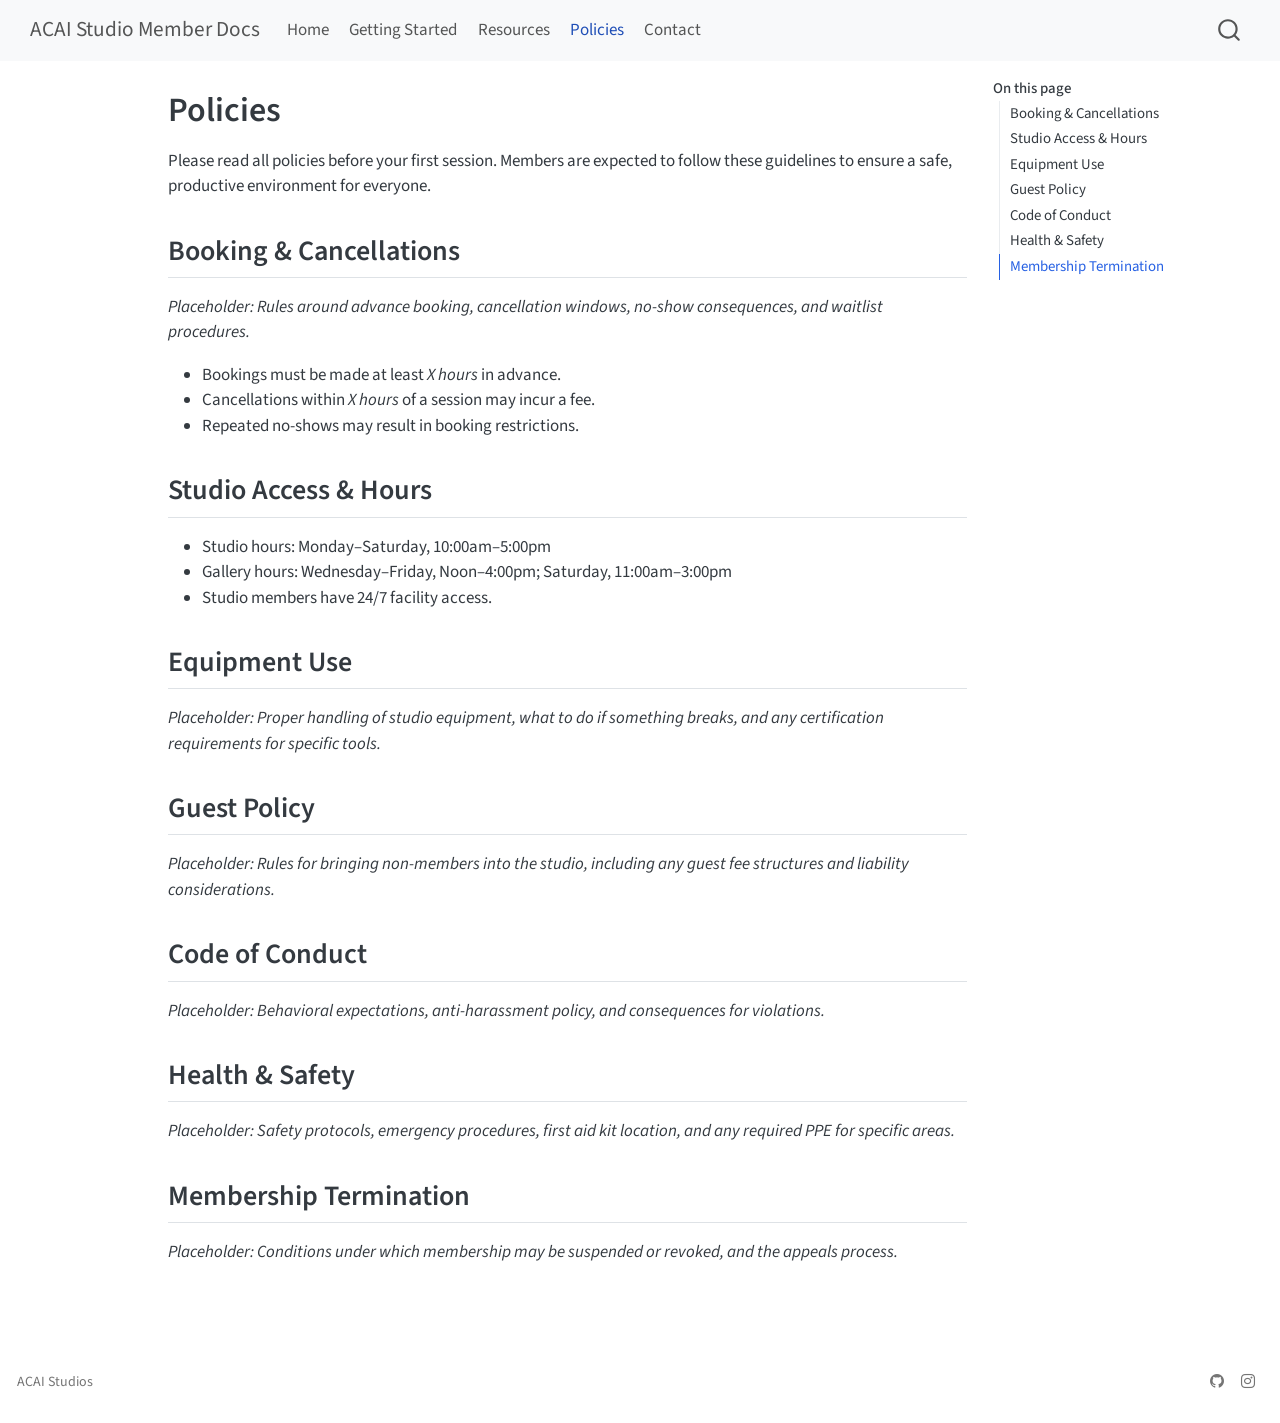
<file: policies.html>
<!DOCTYPE html>
<html xmlns="http://www.w3.org/1999/xhtml" lang="en" xml:lang="en"><head>

<meta charset="utf-8">
<meta name="generator" content="quarto-1.9.37">

<meta name="viewport" content="width=device-width, initial-scale=1.0, user-scalable=yes">


<title>Policies – ACAI Studio Member Docs</title>
<style>
/* Default styles provided by pandoc.
** See https://pandoc.org/MANUAL.html#variables-for-html for config info.
*/
code{white-space: pre-wrap;}
span.smallcaps{font-variant: small-caps;}
div.columns{display: flex; gap: min(4vw, 1.5em);}
div.column{flex: auto; overflow-x: auto;}
div.hanging-indent{margin-left: 1.5em; text-indent: -1.5em;}
ul.task-list{list-style: none;}
ul.task-list li input[type="checkbox"] {
  width: 0.8em;
  margin: 0 0.8em 0.2em -1em; /* quarto-specific, see https://github.com/quarto-dev/quarto-cli/issues/4556 */ 
  vertical-align: middle;
}
</style>


<script src="site_libs/quarto-nav/quarto-nav.js"></script>
<script src="site_libs/quarto-nav/headroom.min.js"></script>
<script src="site_libs/clipboard/clipboard.min.js"></script>
<script src="site_libs/quarto-search/autocomplete.umd.js"></script>
<script src="site_libs/quarto-search/fuse.min.js"></script>
<script src="site_libs/quarto-search/quarto-search.js"></script>
<meta name="quarto:offset" content="./">
<script src="site_libs/quarto-html/quarto.js" type="module"></script>
<script src="site_libs/quarto-html/tabsets/tabsets.js" type="module"></script>
<script src="site_libs/quarto-html/popper.min.js"></script>
<script src="site_libs/quarto-html/tippy.umd.min.js"></script>
<script src="site_libs/quarto-html/anchor.min.js"></script>
<link href="site_libs/quarto-html/tippy.css" rel="stylesheet">
<link href="site_libs/quarto-html/quarto-syntax-highlighting-7f8f88aac4f3542376d5c11b86a4c14d.css" rel="stylesheet" id="quarto-text-highlighting-styles">
<script src="site_libs/bootstrap/bootstrap.min.js"></script>
<link href="site_libs/bootstrap/bootstrap-icons.css" rel="stylesheet">
<link href="site_libs/bootstrap/bootstrap-4897d45d2f75ed4f519693be625836c5.min.css" rel="stylesheet" append-hash="true" id="quarto-bootstrap" data-mode="light">
<script id="quarto-search-options" type="application/json">{
  "location": "navbar",
  "copy-button": false,
  "collapse-after": 3,
  "panel-placement": "end",
  "type": "overlay",
  "limit": 50,
  "keyboard-shortcut": [
    "f",
    "/",
    "s"
  ],
  "show-item-context": false,
  "language": {
    "search-no-results-text": "No results",
    "search-matching-documents-text": "matching documents",
    "search-copy-link-title": "Copy link to search",
    "search-hide-matches-text": "Hide additional matches",
    "search-more-match-text": "more match in this document",
    "search-more-matches-text": "more matches in this document",
    "search-clear-button-title": "Clear",
    "search-text-placeholder": "",
    "search-detached-cancel-button-title": "Cancel",
    "search-submit-button-title": "Submit",
    "search-label": "Search"
  }
}</script>


</head>

<body class="nav-fixed quarto-light">

<div id="quarto-search-results"></div>
  <header id="quarto-header" class="headroom fixed-top">
    <nav class="navbar navbar-expand-lg " data-bs-theme="dark">
      <div class="navbar-container container-fluid">
      <div class="navbar-brand-container mx-auto">
    <a class="navbar-brand" href="./index.html">
    <span class="navbar-title">ACAI Studio Member Docs</span>
    </a>
  </div>
            <div id="quarto-search" class="" title="Search"></div>
          <button class="navbar-toggler" type="button" data-bs-toggle="collapse" data-bs-target="#navbarCollapse" aria-controls="navbarCollapse" role="menu" aria-expanded="false" aria-label="Toggle navigation" onclick="if (window.quartoToggleHeadroom) { window.quartoToggleHeadroom(); }">
  <span class="navbar-toggler-icon"></span>
</button>
          <div class="collapse navbar-collapse" id="navbarCollapse">
            <ul class="navbar-nav navbar-nav-scroll me-auto">
  <li class="nav-item">
    <a class="nav-link" href="./index.html"> 
<span class="menu-text">Home</span></a>
  </li>  
  <li class="nav-item">
    <a class="nav-link" href="./getting-started.html"> 
<span class="menu-text">Getting Started</span></a>
  </li>  
  <li class="nav-item">
    <a class="nav-link" href="./resources.html"> 
<span class="menu-text">Resources</span></a>
  </li>  
  <li class="nav-item">
    <a class="nav-link active" href="./policies.html" aria-current="page"> 
<span class="menu-text">Policies</span></a>
  </li>  
  <li class="nav-item">
    <a class="nav-link" href="./contact.html"> 
<span class="menu-text">Contact</span></a>
  </li>  
</ul>
          </div> <!-- /navcollapse -->
            <div class="quarto-navbar-tools">
</div>
      </div> <!-- /container-fluid -->
    </nav>
</header>
<!-- content -->
<div id="quarto-content" class="quarto-container page-columns page-rows-contents page-layout-article page-navbar">
<!-- sidebar -->
<!-- margin-sidebar -->
    <div id="quarto-margin-sidebar" class="sidebar margin-sidebar">
        <nav id="TOC" role="doc-toc" class="toc-active">
    <h2 id="toc-title">On this page</h2>
   
  <ul>
  <li><a href="#booking-cancellations" id="toc-booking-cancellations" class="nav-link active" data-scroll-target="#booking-cancellations">Booking &amp; Cancellations</a></li>
  <li><a href="#studio-access-hours" id="toc-studio-access-hours" class="nav-link" data-scroll-target="#studio-access-hours">Studio Access &amp; Hours</a></li>
  <li><a href="#equipment-use" id="toc-equipment-use" class="nav-link" data-scroll-target="#equipment-use">Equipment Use</a></li>
  <li><a href="#guest-policy" id="toc-guest-policy" class="nav-link" data-scroll-target="#guest-policy">Guest Policy</a></li>
  <li><a href="#code-of-conduct" id="toc-code-of-conduct" class="nav-link" data-scroll-target="#code-of-conduct">Code of Conduct</a></li>
  <li><a href="#health-safety" id="toc-health-safety" class="nav-link" data-scroll-target="#health-safety">Health &amp; Safety</a></li>
  <li><a href="#membership-termination" id="toc-membership-termination" class="nav-link" data-scroll-target="#membership-termination">Membership Termination</a></li>
  </ul>
</nav>
    </div>
<!-- main -->
<main class="content" id="quarto-document-content">

<header id="title-block-header" class="quarto-title-block default">
<div class="quarto-title">
<h1 class="title">Policies</h1>
</div>



<div class="quarto-title-meta">

    
  
    
  </div>
  


</header>


<p>Please read all policies before your first session. Members are expected to follow these guidelines to ensure a safe, productive environment for everyone.</p>
<section id="booking-cancellations" class="level2">
<h2 class="anchored" data-anchor-id="booking-cancellations">Booking &amp; Cancellations</h2>
<p><em>Placeholder: Rules around advance booking, cancellation windows, no-show consequences, and waitlist procedures.</em></p>
<ul>
<li>Bookings must be made at least <em>X hours</em> in advance.</li>
<li>Cancellations within <em>X hours</em> of a session may incur a fee.</li>
<li>Repeated no-shows may result in booking restrictions.</li>
</ul>
</section>
<section id="studio-access-hours" class="level2">
<h2 class="anchored" data-anchor-id="studio-access-hours">Studio Access &amp; Hours</h2>
<ul>
<li>Studio hours: Monday–Saturday, 10:00am–5:00pm</li>
<li>Gallery hours: Wednesday–Friday, Noon–4:00pm; Saturday, 11:00am–3:00pm</li>
<li>Studio members have 24/7 facility access.</li>
</ul>
</section>
<section id="equipment-use" class="level2">
<h2 class="anchored" data-anchor-id="equipment-use">Equipment Use</h2>
<p><em>Placeholder: Proper handling of studio equipment, what to do if something breaks, and any certification requirements for specific tools.</em></p>
</section>
<section id="guest-policy" class="level2">
<h2 class="anchored" data-anchor-id="guest-policy">Guest Policy</h2>
<p><em>Placeholder: Rules for bringing non-members into the studio, including any guest fee structures and liability considerations.</em></p>
</section>
<section id="code-of-conduct" class="level2">
<h2 class="anchored" data-anchor-id="code-of-conduct">Code of Conduct</h2>
<p><em>Placeholder: Behavioral expectations, anti-harassment policy, and consequences for violations.</em></p>
</section>
<section id="health-safety" class="level2">
<h2 class="anchored" data-anchor-id="health-safety">Health &amp; Safety</h2>
<p><em>Placeholder: Safety protocols, emergency procedures, first aid kit location, and any required PPE for specific areas.</em></p>
</section>
<section id="membership-termination" class="level2">
<h2 class="anchored" data-anchor-id="membership-termination">Membership Termination</h2>
<p><em>Placeholder: Conditions under which membership may be suspended or revoked, and the appeals process.</em></p>


</section>

</main> <!-- /main -->
<script id="quarto-html-after-body" type="application/javascript">
  window.document.addEventListener("DOMContentLoaded", function (event) {
    const icon = "";
    const anchorJS = new window.AnchorJS();
    anchorJS.options = {
      placement: 'right',
      icon: icon
    };
    anchorJS.add('.anchored');
    const isCodeAnnotation = (el) => {
      for (const clz of el.classList) {
        if (clz.startsWith('code-annotation-')) {                     
          return true;
        }
      }
      return false;
    }
    const onCopySuccess = function(e) {
      // button target
      const button = e.trigger;
      // don't keep focus
      button.blur();
      // flash "checked"
      button.classList.add('code-copy-button-checked');
      var currentTitle = button.getAttribute("title");
      button.setAttribute("title", "Copied!");
      let tooltip;
      if (window.bootstrap) {
        button.setAttribute("data-bs-toggle", "tooltip");
        button.setAttribute("data-bs-placement", "left");
        button.setAttribute("data-bs-title", "Copied!");
        tooltip = new bootstrap.Tooltip(button, 
          { trigger: "manual", 
            customClass: "code-copy-button-tooltip",
            offset: [0, -8]});
        tooltip.show();    
      }
      setTimeout(function() {
        if (tooltip) {
          tooltip.hide();
          button.removeAttribute("data-bs-title");
          button.removeAttribute("data-bs-toggle");
          button.removeAttribute("data-bs-placement");
        }
        button.setAttribute("title", currentTitle);
        button.classList.remove('code-copy-button-checked');
      }, 1000);
      // clear code selection
      e.clearSelection();
    }
    const getTextToCopy = function(trigger) {
      const outerScaffold = trigger.parentElement.cloneNode(true);
      const codeEl = outerScaffold.querySelector('code');
      for (const childEl of codeEl.children) {
        if (isCodeAnnotation(childEl)) {
          childEl.remove();
        }
      }
      return codeEl.innerText;
    }
    const clipboard = new window.ClipboardJS('.code-copy-button:not([data-in-quarto-modal])', {
      text: getTextToCopy
    });
    clipboard.on('success', onCopySuccess);
    if (window.document.getElementById('quarto-embedded-source-code-modal')) {
      const clipboardModal = new window.ClipboardJS('.code-copy-button[data-in-quarto-modal]', {
        text: getTextToCopy,
        container: window.document.getElementById('quarto-embedded-source-code-modal')
      });
      clipboardModal.on('success', onCopySuccess);
    }
      var localhostRegex = new RegExp(/^(?:http|https):\/\/localhost\:?[0-9]*\//);
      var mailtoRegex = new RegExp(/^mailto:/);
        var filterRegex = new RegExp('/' + window.location.host + '/');
      var isInternal = (href) => {
          return filterRegex.test(href) || localhostRegex.test(href) || mailtoRegex.test(href);
      }
      // Inspect non-navigation links and adorn them if external
     var links = window.document.querySelectorAll('a[href]:not(.nav-link):not(.navbar-brand):not(.toc-action):not(.sidebar-link):not(.sidebar-item-toggle):not(.pagination-link):not(.no-external):not([aria-hidden]):not(.dropdown-item):not(.quarto-navigation-tool):not(.about-link)');
      for (var i=0; i<links.length; i++) {
        const link = links[i];
        if (!isInternal(link.href)) {
          // undo the damage that might have been done by quarto-nav.js in the case of
          // links that we want to consider external
          if (link.dataset.originalHref !== undefined) {
            link.href = link.dataset.originalHref;
          }
        }
      }
    function tippyHover(el, contentFn, onTriggerFn, onUntriggerFn) {
      const config = {
        allowHTML: true,
        maxWidth: 500,
        delay: 100,
        arrow: false,
        appendTo: function(el) {
            return el.parentElement;
        },
        interactive: true,
        interactiveBorder: 10,
        theme: 'quarto',
        placement: 'bottom-start',
      };
      if (contentFn) {
        config.content = contentFn;
      }
      if (onTriggerFn) {
        config.onTrigger = onTriggerFn;
      }
      if (onUntriggerFn) {
        config.onUntrigger = onUntriggerFn;
      }
      window.tippy(el, config); 
    }
    const noterefs = window.document.querySelectorAll('a[role="doc-noteref"]');
    for (var i=0; i<noterefs.length; i++) {
      const ref = noterefs[i];
      tippyHover(ref, function() {
        // use id or data attribute instead here
        let href = ref.getAttribute('data-footnote-href') || ref.getAttribute('href');
        try { href = new URL(href).hash; } catch {}
        const id = href.replace(/^#\/?/, "");
        const note = window.document.getElementById(id);
        if (note) {
          return note.innerHTML;
        } else {
          return "";
        }
      });
    }
    const xrefs = window.document.querySelectorAll('a.quarto-xref');
    const processXRef = (id, note) => {
      // Strip column container classes
      const stripColumnClz = (el) => {
        el.classList.remove("page-full", "page-columns");
        if (el.children) {
          for (const child of el.children) {
            stripColumnClz(child);
          }
        }
      }
      stripColumnClz(note)
      if (id === null || id.startsWith('sec-')) {
        // Special case sections, only their first couple elements
        const container = document.createElement("div");
        if (note.children && note.children.length > 2) {
          container.appendChild(note.children[0].cloneNode(true));
          for (let i = 1; i < note.children.length; i++) {
            const child = note.children[i];
            if (child.tagName === "P" && child.innerText === "") {
              continue;
            } else {
              container.appendChild(child.cloneNode(true));
              break;
            }
          }
          if (window.Quarto?.typesetMath) {
            window.Quarto.typesetMath(container);
          }
          return container.innerHTML
        } else {
          if (window.Quarto?.typesetMath) {
            window.Quarto.typesetMath(note);
          }
          return note.innerHTML;
        }
      } else {
        // Remove any anchor links if they are present
        const anchorLink = note.querySelector('a.anchorjs-link');
        if (anchorLink) {
          anchorLink.remove();
        }
        if (window.Quarto?.typesetMath) {
          window.Quarto.typesetMath(note);
        }
        if (note.classList.contains("callout")) {
          return note.outerHTML;
        } else {
          return note.innerHTML;
        }
      }
    }
    for (var i=0; i<xrefs.length; i++) {
      const xref = xrefs[i];
      tippyHover(xref, undefined, function(instance) {
        instance.disable();
        let url = xref.getAttribute('href');
        let hash = undefined; 
        if (url.startsWith('#')) {
          hash = url;
        } else {
          try { hash = new URL(url).hash; } catch {}
        }
        if (hash) {
          const id = hash.replace(/^#\/?/, "");
          const note = window.document.getElementById(id);
          if (note !== null) {
            try {
              const html = processXRef(id, note.cloneNode(true));
              instance.setContent(html);
            } finally {
              instance.enable();
              instance.show();
            }
          } else {
            // See if we can fetch this
            fetch(url.split('#')[0])
            .then(res => res.text())
            .then(html => {
              const parser = new DOMParser();
              const htmlDoc = parser.parseFromString(html, "text/html");
              const note = htmlDoc.getElementById(id);
              if (note !== null) {
                const html = processXRef(id, note);
                instance.setContent(html);
              } 
            }).finally(() => {
              instance.enable();
              instance.show();
            });
          }
        } else {
          // See if we can fetch a full url (with no hash to target)
          // This is a special case and we should probably do some content thinning / targeting
          fetch(url)
          .then(res => res.text())
          .then(html => {
            const parser = new DOMParser();
            const htmlDoc = parser.parseFromString(html, "text/html");
            const note = htmlDoc.querySelector('main.content');
            if (note !== null) {
              // This should only happen for chapter cross references
              // (since there is no id in the URL)
              // remove the first header
              if (note.children.length > 0 && note.children[0].tagName === "HEADER") {
                note.children[0].remove();
              }
              const html = processXRef(null, note);
              instance.setContent(html);
            } 
          }).finally(() => {
            instance.enable();
            instance.show();
          });
        }
      }, function(instance) {
      });
    }
        let selectedAnnoteEl;
        const selectorForAnnotation = ( cell, annotation) => {
          let cellAttr = 'data-code-cell="' + cell + '"';
          let lineAttr = 'data-code-annotation="' +  annotation + '"';
          const selector = 'span[' + cellAttr + '][' + lineAttr + ']';
          return selector;
        }
        const selectCodeLines = (annoteEl) => {
          const doc = window.document;
          const targetCell = annoteEl.getAttribute("data-target-cell");
          const targetAnnotation = annoteEl.getAttribute("data-target-annotation");
          const annoteSpan = window.document.querySelector(selectorForAnnotation(targetCell, targetAnnotation));
          const lines = annoteSpan.getAttribute("data-code-lines").split(",");
          const lineIds = lines.map((line) => {
            return targetCell + "-" + line;
          })
          let top = null;
          let height = null;
          let parent = null;
          if (lineIds.length > 0) {
              //compute the position of the single el (top and bottom and make a div)
              const el = window.document.getElementById(lineIds[0]);
              top = el.offsetTop;
              height = el.offsetHeight;
              parent = el.parentElement.parentElement;
            if (lineIds.length > 1) {
              const lastEl = window.document.getElementById(lineIds[lineIds.length - 1]);
              const bottom = lastEl.offsetTop + lastEl.offsetHeight;
              height = bottom - top;
            }
            if (top !== null && height !== null && parent !== null) {
              // cook up a div (if necessary) and position it 
              let div = window.document.getElementById("code-annotation-line-highlight");
              if (div === null) {
                div = window.document.createElement("div");
                div.setAttribute("id", "code-annotation-line-highlight");
                div.style.position = 'absolute';
                parent.appendChild(div);
              }
              div.style.top = top - 2 + "px";
              div.style.height = height + 4 + "px";
              div.style.left = 0;
              let gutterDiv = window.document.getElementById("code-annotation-line-highlight-gutter");
              if (gutterDiv === null) {
                gutterDiv = window.document.createElement("div");
                gutterDiv.setAttribute("id", "code-annotation-line-highlight-gutter");
                gutterDiv.style.position = 'absolute';
                const codeCell = window.document.getElementById(targetCell);
                const gutter = codeCell.querySelector('.code-annotation-gutter');
                gutter.appendChild(gutterDiv);
              }
              gutterDiv.style.top = top - 2 + "px";
              gutterDiv.style.height = height + 4 + "px";
            }
            selectedAnnoteEl = annoteEl;
          }
        };
        const unselectCodeLines = () => {
          const elementsIds = ["code-annotation-line-highlight", "code-annotation-line-highlight-gutter"];
          elementsIds.forEach((elId) => {
            const div = window.document.getElementById(elId);
            if (div) {
              div.remove();
            }
          });
          selectedAnnoteEl = undefined;
        };
          // Handle positioning of the toggle
      window.addEventListener(
        "resize",
        throttle(() => {
          elRect = undefined;
          if (selectedAnnoteEl) {
            selectCodeLines(selectedAnnoteEl);
          }
        }, 10)
      );
      function throttle(fn, ms) {
      let throttle = false;
      let timer;
        return (...args) => {
          if(!throttle) { // first call gets through
              fn.apply(this, args);
              throttle = true;
          } else { // all the others get throttled
              if(timer) clearTimeout(timer); // cancel #2
              timer = setTimeout(() => {
                fn.apply(this, args);
                timer = throttle = false;
              }, ms);
          }
        };
      }
        // Attach click handler to the DT
        const annoteDls = window.document.querySelectorAll('dt[data-target-cell]');
        for (const annoteDlNode of annoteDls) {
          annoteDlNode.addEventListener('click', (event) => {
            const clickedEl = event.target;
            if (clickedEl !== selectedAnnoteEl) {
              unselectCodeLines();
              const activeEl = window.document.querySelector('dt[data-target-cell].code-annotation-active');
              if (activeEl) {
                activeEl.classList.remove('code-annotation-active');
              }
              selectCodeLines(clickedEl);
              clickedEl.classList.add('code-annotation-active');
            } else {
              // Unselect the line
              unselectCodeLines();
              clickedEl.classList.remove('code-annotation-active');
            }
          });
        }
    const findCites = (el) => {
      const parentEl = el.parentElement;
      if (parentEl) {
        const cites = parentEl.dataset.cites;
        if (cites) {
          return {
            el,
            cites: cites.split(' ')
          };
        } else {
          return findCites(el.parentElement)
        }
      } else {
        return undefined;
      }
    };
    var bibliorefs = window.document.querySelectorAll('a[role="doc-biblioref"]');
    for (var i=0; i<bibliorefs.length; i++) {
      const ref = bibliorefs[i];
      const citeInfo = findCites(ref);
      if (citeInfo) {
        tippyHover(citeInfo.el, function() {
          var popup = window.document.createElement('div');
          citeInfo.cites.forEach(function(cite) {
            var citeDiv = window.document.createElement('div');
            citeDiv.classList.add('hanging-indent');
            citeDiv.classList.add('csl-entry');
            var biblioDiv = window.document.getElementById('ref-' + cite);
            if (biblioDiv) {
              citeDiv.innerHTML = biblioDiv.innerHTML;
            }
            popup.appendChild(citeDiv);
          });
          return popup.innerHTML;
        });
      }
    }
  });
  </script>
</div> <!-- /content -->
<footer class="footer">
  <div class="nav-footer">
    <div class="nav-footer-left">
<p>ACAI Studios</p>
</div>   
    <div class="nav-footer-center">
      &nbsp;
    </div>
    <div class="nav-footer-right">
      <ul class="footer-items list-unstyled">
    <li class="nav-item compact">
    <a class="nav-link" href="https://github.com/">
      <i class="bi bi-github" role="img">
</i> 
    </a>
  </li>  
    <li class="nav-item compact">
    <a class="nav-link" href="https://instagram.com/">
      <i class="bi bi-instagram" role="img">
</i> 
    </a>
  </li>  
</ul>
    </div>
  </div>
</footer>




</body></html>
</file>
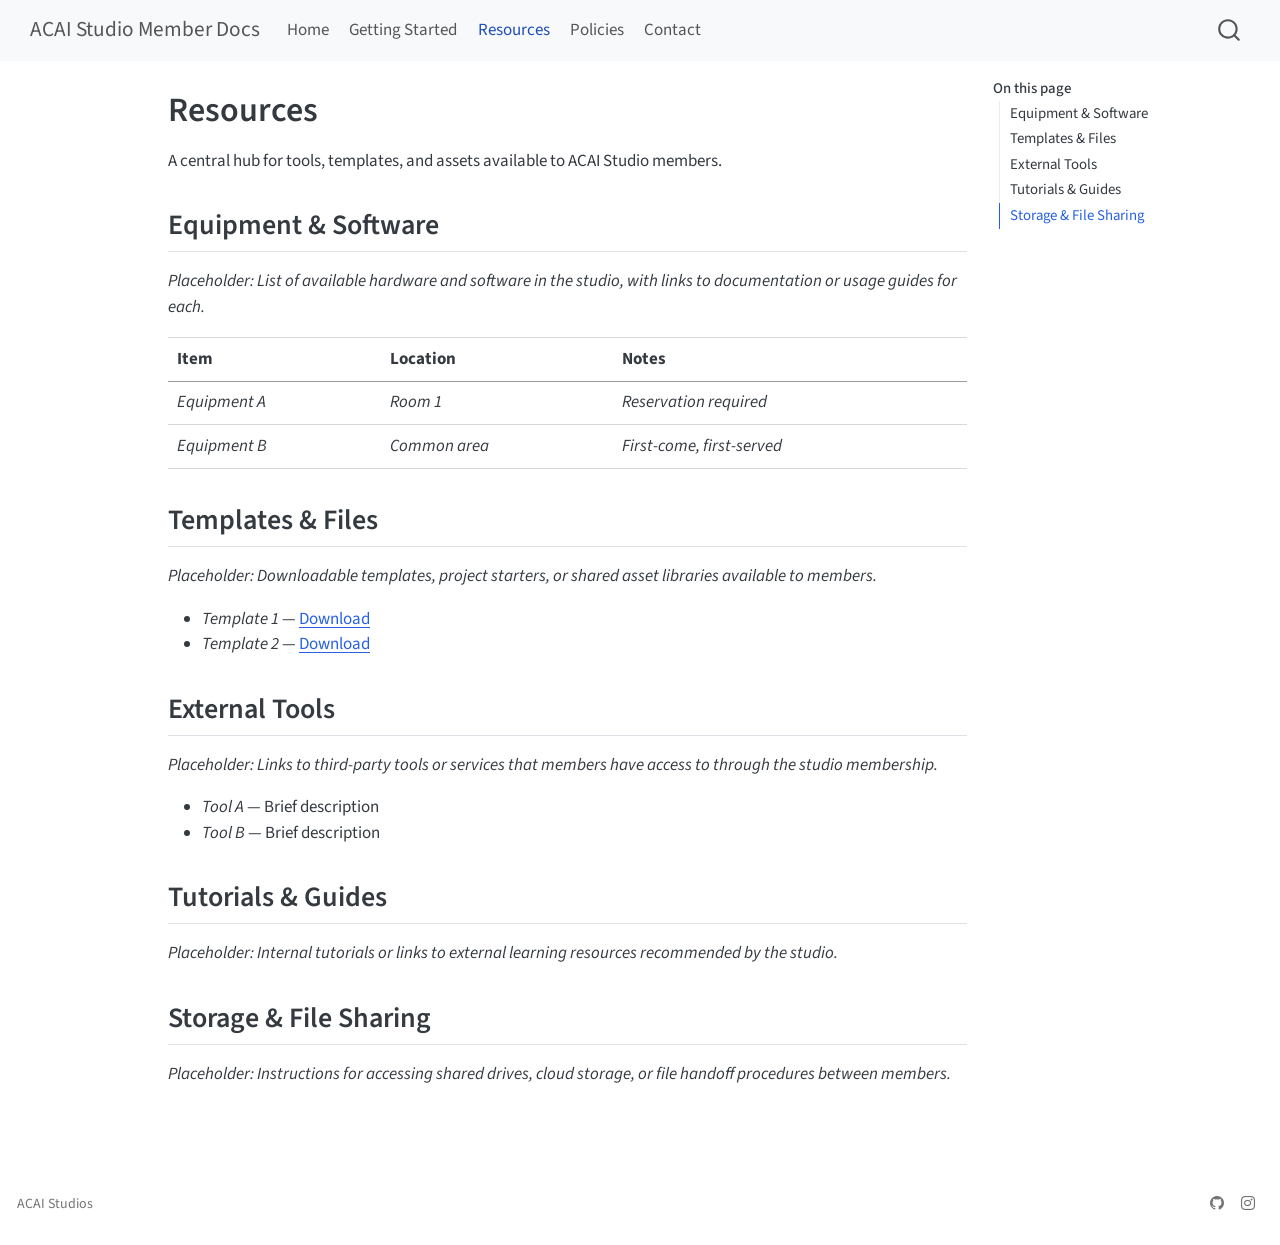
<file: resources.html>
<!DOCTYPE html>
<html xmlns="http://www.w3.org/1999/xhtml" lang="en" xml:lang="en"><head>

<meta charset="utf-8">
<meta name="generator" content="quarto-1.9.37">

<meta name="viewport" content="width=device-width, initial-scale=1.0, user-scalable=yes">


<title>Resources – ACAI Studio Member Docs</title>
<style>
/* Default styles provided by pandoc.
** See https://pandoc.org/MANUAL.html#variables-for-html for config info.
*/
code{white-space: pre-wrap;}
span.smallcaps{font-variant: small-caps;}
div.columns{display: flex; gap: min(4vw, 1.5em);}
div.column{flex: auto; overflow-x: auto;}
div.hanging-indent{margin-left: 1.5em; text-indent: -1.5em;}
ul.task-list{list-style: none;}
ul.task-list li input[type="checkbox"] {
  width: 0.8em;
  margin: 0 0.8em 0.2em -1em; /* quarto-specific, see https://github.com/quarto-dev/quarto-cli/issues/4556 */ 
  vertical-align: middle;
}
</style>


<script src="site_libs/quarto-nav/quarto-nav.js"></script>
<script src="site_libs/quarto-nav/headroom.min.js"></script>
<script src="site_libs/clipboard/clipboard.min.js"></script>
<script src="site_libs/quarto-search/autocomplete.umd.js"></script>
<script src="site_libs/quarto-search/fuse.min.js"></script>
<script src="site_libs/quarto-search/quarto-search.js"></script>
<meta name="quarto:offset" content="./">
<script src="site_libs/quarto-html/quarto.js" type="module"></script>
<script src="site_libs/quarto-html/tabsets/tabsets.js" type="module"></script>
<script src="site_libs/quarto-html/popper.min.js"></script>
<script src="site_libs/quarto-html/tippy.umd.min.js"></script>
<script src="site_libs/quarto-html/anchor.min.js"></script>
<link href="site_libs/quarto-html/tippy.css" rel="stylesheet">
<link href="site_libs/quarto-html/quarto-syntax-highlighting-7f8f88aac4f3542376d5c11b86a4c14d.css" rel="stylesheet" id="quarto-text-highlighting-styles">
<script src="site_libs/bootstrap/bootstrap.min.js"></script>
<link href="site_libs/bootstrap/bootstrap-icons.css" rel="stylesheet">
<link href="site_libs/bootstrap/bootstrap-4897d45d2f75ed4f519693be625836c5.min.css" rel="stylesheet" append-hash="true" id="quarto-bootstrap" data-mode="light">
<script id="quarto-search-options" type="application/json">{
  "location": "navbar",
  "copy-button": false,
  "collapse-after": 3,
  "panel-placement": "end",
  "type": "overlay",
  "limit": 50,
  "keyboard-shortcut": [
    "f",
    "/",
    "s"
  ],
  "show-item-context": false,
  "language": {
    "search-no-results-text": "No results",
    "search-matching-documents-text": "matching documents",
    "search-copy-link-title": "Copy link to search",
    "search-hide-matches-text": "Hide additional matches",
    "search-more-match-text": "more match in this document",
    "search-more-matches-text": "more matches in this document",
    "search-clear-button-title": "Clear",
    "search-text-placeholder": "",
    "search-detached-cancel-button-title": "Cancel",
    "search-submit-button-title": "Submit",
    "search-label": "Search"
  }
}</script>


</head>

<body class="nav-fixed quarto-light">

<div id="quarto-search-results"></div>
  <header id="quarto-header" class="headroom fixed-top">
    <nav class="navbar navbar-expand-lg " data-bs-theme="dark">
      <div class="navbar-container container-fluid">
      <div class="navbar-brand-container mx-auto">
    <a class="navbar-brand" href="./index.html">
    <span class="navbar-title">ACAI Studio Member Docs</span>
    </a>
  </div>
            <div id="quarto-search" class="" title="Search"></div>
          <button class="navbar-toggler" type="button" data-bs-toggle="collapse" data-bs-target="#navbarCollapse" aria-controls="navbarCollapse" role="menu" aria-expanded="false" aria-label="Toggle navigation" onclick="if (window.quartoToggleHeadroom) { window.quartoToggleHeadroom(); }">
  <span class="navbar-toggler-icon"></span>
</button>
          <div class="collapse navbar-collapse" id="navbarCollapse">
            <ul class="navbar-nav navbar-nav-scroll me-auto">
  <li class="nav-item">
    <a class="nav-link" href="./index.html"> 
<span class="menu-text">Home</span></a>
  </li>  
  <li class="nav-item">
    <a class="nav-link" href="./getting-started.html"> 
<span class="menu-text">Getting Started</span></a>
  </li>  
  <li class="nav-item">
    <a class="nav-link active" href="./resources.html" aria-current="page"> 
<span class="menu-text">Resources</span></a>
  </li>  
  <li class="nav-item">
    <a class="nav-link" href="./policies.html"> 
<span class="menu-text">Policies</span></a>
  </li>  
  <li class="nav-item">
    <a class="nav-link" href="./contact.html"> 
<span class="menu-text">Contact</span></a>
  </li>  
</ul>
          </div> <!-- /navcollapse -->
            <div class="quarto-navbar-tools">
</div>
      </div> <!-- /container-fluid -->
    </nav>
</header>
<!-- content -->
<div id="quarto-content" class="quarto-container page-columns page-rows-contents page-layout-article page-navbar">
<!-- sidebar -->
<!-- margin-sidebar -->
    <div id="quarto-margin-sidebar" class="sidebar margin-sidebar">
        <nav id="TOC" role="doc-toc" class="toc-active">
    <h2 id="toc-title">On this page</h2>
   
  <ul>
  <li><a href="#equipment-software" id="toc-equipment-software" class="nav-link active" data-scroll-target="#equipment-software">Equipment &amp; Software</a></li>
  <li><a href="#templates-files" id="toc-templates-files" class="nav-link" data-scroll-target="#templates-files">Templates &amp; Files</a></li>
  <li><a href="#external-tools" id="toc-external-tools" class="nav-link" data-scroll-target="#external-tools">External Tools</a></li>
  <li><a href="#tutorials-guides" id="toc-tutorials-guides" class="nav-link" data-scroll-target="#tutorials-guides">Tutorials &amp; Guides</a></li>
  <li><a href="#storage-file-sharing" id="toc-storage-file-sharing" class="nav-link" data-scroll-target="#storage-file-sharing">Storage &amp; File Sharing</a></li>
  </ul>
</nav>
    </div>
<!-- main -->
<main class="content" id="quarto-document-content">

<header id="title-block-header" class="quarto-title-block default">
<div class="quarto-title">
<h1 class="title">Resources</h1>
</div>



<div class="quarto-title-meta">

    
  
    
  </div>
  


</header>


<p>A central hub for tools, templates, and assets available to ACAI Studio members.</p>
<section id="equipment-software" class="level2">
<h2 class="anchored" data-anchor-id="equipment-software">Equipment &amp; Software</h2>
<p><em>Placeholder: List of available hardware and software in the studio, with links to documentation or usage guides for each.</em></p>
<table class="caption-top table">
<thead>
<tr class="header">
<th>Item</th>
<th>Location</th>
<th>Notes</th>
</tr>
</thead>
<tbody>
<tr class="odd">
<td><em>Equipment A</em></td>
<td><em>Room 1</em></td>
<td><em>Reservation required</em></td>
</tr>
<tr class="even">
<td><em>Equipment B</em></td>
<td><em>Common area</em></td>
<td><em>First-come, first-served</em></td>
</tr>
</tbody>
</table>
</section>
<section id="templates-files" class="level2">
<h2 class="anchored" data-anchor-id="templates-files">Templates &amp; Files</h2>
<p><em>Placeholder: Downloadable templates, project starters, or shared asset libraries available to members.</em></p>
<ul>
<li><em>Template 1</em> — <a href="#">Download</a></li>
<li><em>Template 2</em> — <a href="#">Download</a></li>
</ul>
</section>
<section id="external-tools" class="level2">
<h2 class="anchored" data-anchor-id="external-tools">External Tools</h2>
<p><em>Placeholder: Links to third-party tools or services that members have access to through the studio membership.</em></p>
<ul>
<li><em>Tool A</em> — Brief description</li>
<li><em>Tool B</em> — Brief description</li>
</ul>
</section>
<section id="tutorials-guides" class="level2">
<h2 class="anchored" data-anchor-id="tutorials-guides">Tutorials &amp; Guides</h2>
<p><em>Placeholder: Internal tutorials or links to external learning resources recommended by the studio.</em></p>
</section>
<section id="storage-file-sharing" class="level2">
<h2 class="anchored" data-anchor-id="storage-file-sharing">Storage &amp; File Sharing</h2>
<p><em>Placeholder: Instructions for accessing shared drives, cloud storage, or file handoff procedures between members.</em></p>


</section>

</main> <!-- /main -->
<script id="quarto-html-after-body" type="application/javascript">
  window.document.addEventListener("DOMContentLoaded", function (event) {
    const icon = "";
    const anchorJS = new window.AnchorJS();
    anchorJS.options = {
      placement: 'right',
      icon: icon
    };
    anchorJS.add('.anchored');
    const isCodeAnnotation = (el) => {
      for (const clz of el.classList) {
        if (clz.startsWith('code-annotation-')) {                     
          return true;
        }
      }
      return false;
    }
    const onCopySuccess = function(e) {
      // button target
      const button = e.trigger;
      // don't keep focus
      button.blur();
      // flash "checked"
      button.classList.add('code-copy-button-checked');
      var currentTitle = button.getAttribute("title");
      button.setAttribute("title", "Copied!");
      let tooltip;
      if (window.bootstrap) {
        button.setAttribute("data-bs-toggle", "tooltip");
        button.setAttribute("data-bs-placement", "left");
        button.setAttribute("data-bs-title", "Copied!");
        tooltip = new bootstrap.Tooltip(button, 
          { trigger: "manual", 
            customClass: "code-copy-button-tooltip",
            offset: [0, -8]});
        tooltip.show();    
      }
      setTimeout(function() {
        if (tooltip) {
          tooltip.hide();
          button.removeAttribute("data-bs-title");
          button.removeAttribute("data-bs-toggle");
          button.removeAttribute("data-bs-placement");
        }
        button.setAttribute("title", currentTitle);
        button.classList.remove('code-copy-button-checked');
      }, 1000);
      // clear code selection
      e.clearSelection();
    }
    const getTextToCopy = function(trigger) {
      const outerScaffold = trigger.parentElement.cloneNode(true);
      const codeEl = outerScaffold.querySelector('code');
      for (const childEl of codeEl.children) {
        if (isCodeAnnotation(childEl)) {
          childEl.remove();
        }
      }
      return codeEl.innerText;
    }
    const clipboard = new window.ClipboardJS('.code-copy-button:not([data-in-quarto-modal])', {
      text: getTextToCopy
    });
    clipboard.on('success', onCopySuccess);
    if (window.document.getElementById('quarto-embedded-source-code-modal')) {
      const clipboardModal = new window.ClipboardJS('.code-copy-button[data-in-quarto-modal]', {
        text: getTextToCopy,
        container: window.document.getElementById('quarto-embedded-source-code-modal')
      });
      clipboardModal.on('success', onCopySuccess);
    }
      var localhostRegex = new RegExp(/^(?:http|https):\/\/localhost\:?[0-9]*\//);
      var mailtoRegex = new RegExp(/^mailto:/);
        var filterRegex = new RegExp('/' + window.location.host + '/');
      var isInternal = (href) => {
          return filterRegex.test(href) || localhostRegex.test(href) || mailtoRegex.test(href);
      }
      // Inspect non-navigation links and adorn them if external
     var links = window.document.querySelectorAll('a[href]:not(.nav-link):not(.navbar-brand):not(.toc-action):not(.sidebar-link):not(.sidebar-item-toggle):not(.pagination-link):not(.no-external):not([aria-hidden]):not(.dropdown-item):not(.quarto-navigation-tool):not(.about-link)');
      for (var i=0; i<links.length; i++) {
        const link = links[i];
        if (!isInternal(link.href)) {
          // undo the damage that might have been done by quarto-nav.js in the case of
          // links that we want to consider external
          if (link.dataset.originalHref !== undefined) {
            link.href = link.dataset.originalHref;
          }
        }
      }
    function tippyHover(el, contentFn, onTriggerFn, onUntriggerFn) {
      const config = {
        allowHTML: true,
        maxWidth: 500,
        delay: 100,
        arrow: false,
        appendTo: function(el) {
            return el.parentElement;
        },
        interactive: true,
        interactiveBorder: 10,
        theme: 'quarto',
        placement: 'bottom-start',
      };
      if (contentFn) {
        config.content = contentFn;
      }
      if (onTriggerFn) {
        config.onTrigger = onTriggerFn;
      }
      if (onUntriggerFn) {
        config.onUntrigger = onUntriggerFn;
      }
      window.tippy(el, config); 
    }
    const noterefs = window.document.querySelectorAll('a[role="doc-noteref"]');
    for (var i=0; i<noterefs.length; i++) {
      const ref = noterefs[i];
      tippyHover(ref, function() {
        // use id or data attribute instead here
        let href = ref.getAttribute('data-footnote-href') || ref.getAttribute('href');
        try { href = new URL(href).hash; } catch {}
        const id = href.replace(/^#\/?/, "");
        const note = window.document.getElementById(id);
        if (note) {
          return note.innerHTML;
        } else {
          return "";
        }
      });
    }
    const xrefs = window.document.querySelectorAll('a.quarto-xref');
    const processXRef = (id, note) => {
      // Strip column container classes
      const stripColumnClz = (el) => {
        el.classList.remove("page-full", "page-columns");
        if (el.children) {
          for (const child of el.children) {
            stripColumnClz(child);
          }
        }
      }
      stripColumnClz(note)
      if (id === null || id.startsWith('sec-')) {
        // Special case sections, only their first couple elements
        const container = document.createElement("div");
        if (note.children && note.children.length > 2) {
          container.appendChild(note.children[0].cloneNode(true));
          for (let i = 1; i < note.children.length; i++) {
            const child = note.children[i];
            if (child.tagName === "P" && child.innerText === "") {
              continue;
            } else {
              container.appendChild(child.cloneNode(true));
              break;
            }
          }
          if (window.Quarto?.typesetMath) {
            window.Quarto.typesetMath(container);
          }
          return container.innerHTML
        } else {
          if (window.Quarto?.typesetMath) {
            window.Quarto.typesetMath(note);
          }
          return note.innerHTML;
        }
      } else {
        // Remove any anchor links if they are present
        const anchorLink = note.querySelector('a.anchorjs-link');
        if (anchorLink) {
          anchorLink.remove();
        }
        if (window.Quarto?.typesetMath) {
          window.Quarto.typesetMath(note);
        }
        if (note.classList.contains("callout")) {
          return note.outerHTML;
        } else {
          return note.innerHTML;
        }
      }
    }
    for (var i=0; i<xrefs.length; i++) {
      const xref = xrefs[i];
      tippyHover(xref, undefined, function(instance) {
        instance.disable();
        let url = xref.getAttribute('href');
        let hash = undefined; 
        if (url.startsWith('#')) {
          hash = url;
        } else {
          try { hash = new URL(url).hash; } catch {}
        }
        if (hash) {
          const id = hash.replace(/^#\/?/, "");
          const note = window.document.getElementById(id);
          if (note !== null) {
            try {
              const html = processXRef(id, note.cloneNode(true));
              instance.setContent(html);
            } finally {
              instance.enable();
              instance.show();
            }
          } else {
            // See if we can fetch this
            fetch(url.split('#')[0])
            .then(res => res.text())
            .then(html => {
              const parser = new DOMParser();
              const htmlDoc = parser.parseFromString(html, "text/html");
              const note = htmlDoc.getElementById(id);
              if (note !== null) {
                const html = processXRef(id, note);
                instance.setContent(html);
              } 
            }).finally(() => {
              instance.enable();
              instance.show();
            });
          }
        } else {
          // See if we can fetch a full url (with no hash to target)
          // This is a special case and we should probably do some content thinning / targeting
          fetch(url)
          .then(res => res.text())
          .then(html => {
            const parser = new DOMParser();
            const htmlDoc = parser.parseFromString(html, "text/html");
            const note = htmlDoc.querySelector('main.content');
            if (note !== null) {
              // This should only happen for chapter cross references
              // (since there is no id in the URL)
              // remove the first header
              if (note.children.length > 0 && note.children[0].tagName === "HEADER") {
                note.children[0].remove();
              }
              const html = processXRef(null, note);
              instance.setContent(html);
            } 
          }).finally(() => {
            instance.enable();
            instance.show();
          });
        }
      }, function(instance) {
      });
    }
        let selectedAnnoteEl;
        const selectorForAnnotation = ( cell, annotation) => {
          let cellAttr = 'data-code-cell="' + cell + '"';
          let lineAttr = 'data-code-annotation="' +  annotation + '"';
          const selector = 'span[' + cellAttr + '][' + lineAttr + ']';
          return selector;
        }
        const selectCodeLines = (annoteEl) => {
          const doc = window.document;
          const targetCell = annoteEl.getAttribute("data-target-cell");
          const targetAnnotation = annoteEl.getAttribute("data-target-annotation");
          const annoteSpan = window.document.querySelector(selectorForAnnotation(targetCell, targetAnnotation));
          const lines = annoteSpan.getAttribute("data-code-lines").split(",");
          const lineIds = lines.map((line) => {
            return targetCell + "-" + line;
          })
          let top = null;
          let height = null;
          let parent = null;
          if (lineIds.length > 0) {
              //compute the position of the single el (top and bottom and make a div)
              const el = window.document.getElementById(lineIds[0]);
              top = el.offsetTop;
              height = el.offsetHeight;
              parent = el.parentElement.parentElement;
            if (lineIds.length > 1) {
              const lastEl = window.document.getElementById(lineIds[lineIds.length - 1]);
              const bottom = lastEl.offsetTop + lastEl.offsetHeight;
              height = bottom - top;
            }
            if (top !== null && height !== null && parent !== null) {
              // cook up a div (if necessary) and position it 
              let div = window.document.getElementById("code-annotation-line-highlight");
              if (div === null) {
                div = window.document.createElement("div");
                div.setAttribute("id", "code-annotation-line-highlight");
                div.style.position = 'absolute';
                parent.appendChild(div);
              }
              div.style.top = top - 2 + "px";
              div.style.height = height + 4 + "px";
              div.style.left = 0;
              let gutterDiv = window.document.getElementById("code-annotation-line-highlight-gutter");
              if (gutterDiv === null) {
                gutterDiv = window.document.createElement("div");
                gutterDiv.setAttribute("id", "code-annotation-line-highlight-gutter");
                gutterDiv.style.position = 'absolute';
                const codeCell = window.document.getElementById(targetCell);
                const gutter = codeCell.querySelector('.code-annotation-gutter');
                gutter.appendChild(gutterDiv);
              }
              gutterDiv.style.top = top - 2 + "px";
              gutterDiv.style.height = height + 4 + "px";
            }
            selectedAnnoteEl = annoteEl;
          }
        };
        const unselectCodeLines = () => {
          const elementsIds = ["code-annotation-line-highlight", "code-annotation-line-highlight-gutter"];
          elementsIds.forEach((elId) => {
            const div = window.document.getElementById(elId);
            if (div) {
              div.remove();
            }
          });
          selectedAnnoteEl = undefined;
        };
          // Handle positioning of the toggle
      window.addEventListener(
        "resize",
        throttle(() => {
          elRect = undefined;
          if (selectedAnnoteEl) {
            selectCodeLines(selectedAnnoteEl);
          }
        }, 10)
      );
      function throttle(fn, ms) {
      let throttle = false;
      let timer;
        return (...args) => {
          if(!throttle) { // first call gets through
              fn.apply(this, args);
              throttle = true;
          } else { // all the others get throttled
              if(timer) clearTimeout(timer); // cancel #2
              timer = setTimeout(() => {
                fn.apply(this, args);
                timer = throttle = false;
              }, ms);
          }
        };
      }
        // Attach click handler to the DT
        const annoteDls = window.document.querySelectorAll('dt[data-target-cell]');
        for (const annoteDlNode of annoteDls) {
          annoteDlNode.addEventListener('click', (event) => {
            const clickedEl = event.target;
            if (clickedEl !== selectedAnnoteEl) {
              unselectCodeLines();
              const activeEl = window.document.querySelector('dt[data-target-cell].code-annotation-active');
              if (activeEl) {
                activeEl.classList.remove('code-annotation-active');
              }
              selectCodeLines(clickedEl);
              clickedEl.classList.add('code-annotation-active');
            } else {
              // Unselect the line
              unselectCodeLines();
              clickedEl.classList.remove('code-annotation-active');
            }
          });
        }
    const findCites = (el) => {
      const parentEl = el.parentElement;
      if (parentEl) {
        const cites = parentEl.dataset.cites;
        if (cites) {
          return {
            el,
            cites: cites.split(' ')
          };
        } else {
          return findCites(el.parentElement)
        }
      } else {
        return undefined;
      }
    };
    var bibliorefs = window.document.querySelectorAll('a[role="doc-biblioref"]');
    for (var i=0; i<bibliorefs.length; i++) {
      const ref = bibliorefs[i];
      const citeInfo = findCites(ref);
      if (citeInfo) {
        tippyHover(citeInfo.el, function() {
          var popup = window.document.createElement('div');
          citeInfo.cites.forEach(function(cite) {
            var citeDiv = window.document.createElement('div');
            citeDiv.classList.add('hanging-indent');
            citeDiv.classList.add('csl-entry');
            var biblioDiv = window.document.getElementById('ref-' + cite);
            if (biblioDiv) {
              citeDiv.innerHTML = biblioDiv.innerHTML;
            }
            popup.appendChild(citeDiv);
          });
          return popup.innerHTML;
        });
      }
    }
  });
  </script>
</div> <!-- /content -->
<footer class="footer">
  <div class="nav-footer">
    <div class="nav-footer-left">
<p>ACAI Studios</p>
</div>   
    <div class="nav-footer-center">
      &nbsp;
    </div>
    <div class="nav-footer-right">
      <ul class="footer-items list-unstyled">
    <li class="nav-item compact">
    <a class="nav-link" href="https://github.com/">
      <i class="bi bi-github" role="img">
</i> 
    </a>
  </li>  
    <li class="nav-item compact">
    <a class="nav-link" href="https://instagram.com/">
      <i class="bi bi-instagram" role="img">
</i> 
    </a>
  </li>  
</ul>
    </div>
  </div>
</footer>




</body></html>
</file>
<file: site_libs/quarto-html/tippy.css>
.tippy-box[data-animation=fade][data-state=hidden]{opacity:0}[data-tippy-root]{max-width:calc(100vw - 10px)}.tippy-box{position:relative;background-color:#333;color:#fff;border-radius:4px;font-size:14px;line-height:1.4;white-space:normal;outline:0;transition-property:transform,visibility,opacity}.tippy-box[data-placement^=top]>.tippy-arrow{bottom:0}.tippy-box[data-placement^=top]>.tippy-arrow:before{bottom:-7px;left:0;border-width:8px 8px 0;border-top-color:initial;transform-origin:center top}.tippy-box[data-placement^=bottom]>.tippy-arrow{top:0}.tippy-box[data-placement^=bottom]>.tippy-arrow:before{top:-7px;left:0;border-width:0 8px 8px;border-bottom-color:initial;transform-origin:center bottom}.tippy-box[data-placement^=left]>.tippy-arrow{right:0}.tippy-box[data-placement^=left]>.tippy-arrow:before{border-width:8px 0 8px 8px;border-left-color:initial;right:-7px;transform-origin:center left}.tippy-box[data-placement^=right]>.tippy-arrow{left:0}.tippy-box[data-placement^=right]>.tippy-arrow:before{left:-7px;border-width:8px 8px 8px 0;border-right-color:initial;transform-origin:center right}.tippy-box[data-inertia][data-state=visible]{transition-timing-function:cubic-bezier(.54,1.5,.38,1.11)}.tippy-arrow{width:16px;height:16px;color:#333}.tippy-arrow:before{content:"";position:absolute;border-color:transparent;border-style:solid}.tippy-content{position:relative;padding:5px 9px;z-index:1}
</file>
<file: site_libs/quarto-html/quarto-syntax-highlighting-7f8f88aac4f3542376d5c11b86a4c14d.css>
/* quarto syntax highlight colors */
:root {
  --quarto-hl-ot-color: #003B4F;
  --quarto-hl-at-color: #657422;
  --quarto-hl-ss-color: #20794D;
  --quarto-hl-an-color: #5E5E5E;
  --quarto-hl-fu-color: #4758AB;
  --quarto-hl-st-color: #20794D;
  --quarto-hl-cf-color: #003B4F;
  --quarto-hl-op-color: #5E5E5E;
  --quarto-hl-er-color: #AD0000;
  --quarto-hl-bn-color: #AD0000;
  --quarto-hl-al-color: #AD0000;
  --quarto-hl-va-color: #111111;
  --quarto-hl-bu-color: inherit;
  --quarto-hl-ex-color: inherit;
  --quarto-hl-pp-color: #AD0000;
  --quarto-hl-in-color: #5E5E5E;
  --quarto-hl-vs-color: #20794D;
  --quarto-hl-wa-color: #5E5E5E;
  --quarto-hl-do-color: #5E5E5E;
  --quarto-hl-im-color: #00769E;
  --quarto-hl-ch-color: #20794D;
  --quarto-hl-dt-color: #AD0000;
  --quarto-hl-fl-color: #AD0000;
  --quarto-hl-co-color: #5E5E5E;
  --quarto-hl-cv-color: #5E5E5E;
  --quarto-hl-cn-color: #8f5902;
  --quarto-hl-sc-color: #5E5E5E;
  --quarto-hl-dv-color: #AD0000;
  --quarto-hl-kw-color: #003B4F;
}

/* other quarto variables */
:root {
  --quarto-font-monospace: SFMono-Regular, Menlo, Monaco, Consolas, "Liberation Mono", "Courier New", monospace;
}

/* syntax highlight based on Pandoc's rules */
pre > code.sourceCode > span {
  color: #003B4F;
}

code.sourceCode > span {
  color: #003B4F;
}

div.sourceCode,
div.sourceCode pre.sourceCode {
  color: #003B4F;
}

/* Normal */
code span {
  color: #003B4F;
}

/* Alert */
code span.al {
  color: #AD0000;
  font-style: inherit;
}

/* Annotation */
code span.an {
  color: #5E5E5E;
  font-style: inherit;
}

/* Attribute */
code span.at {
  color: #657422;
  font-style: inherit;
}

/* BaseN */
code span.bn {
  color: #AD0000;
  font-style: inherit;
}

/* BuiltIn */
code span.bu {
  font-style: inherit;
}

/* ControlFlow */
code span.cf {
  color: #003B4F;
  font-weight: bold;
  font-style: inherit;
}

/* Char */
code span.ch {
  color: #20794D;
  font-style: inherit;
}

/* Constant */
code span.cn {
  color: #8f5902;
  font-style: inherit;
}

/* Comment */
code span.co {
  color: #5E5E5E;
  font-style: inherit;
}

/* CommentVar */
code span.cv {
  color: #5E5E5E;
  font-style: italic;
}

/* Documentation */
code span.do {
  color: #5E5E5E;
  font-style: italic;
}

/* DataType */
code span.dt {
  color: #AD0000;
  font-style: inherit;
}

/* DecVal */
code span.dv {
  color: #AD0000;
  font-style: inherit;
}

/* Error */
code span.er {
  color: #AD0000;
  font-style: inherit;
}

/* Extension */
code span.ex {
  font-style: inherit;
}

/* Float */
code span.fl {
  color: #AD0000;
  font-style: inherit;
}

/* Function */
code span.fu {
  color: #4758AB;
  font-style: inherit;
}

/* Import */
code span.im {
  color: #00769E;
  font-style: inherit;
}

/* Information */
code span.in {
  color: #5E5E5E;
  font-style: inherit;
}

/* Keyword */
code span.kw {
  color: #003B4F;
  font-weight: bold;
  font-style: inherit;
}

/* Operator */
code span.op {
  color: #5E5E5E;
  font-style: inherit;
}

/* Other */
code span.ot {
  color: #003B4F;
  font-style: inherit;
}

/* Preprocessor */
code span.pp {
  color: #AD0000;
  font-style: inherit;
}

/* SpecialChar */
code span.sc {
  color: #5E5E5E;
  font-style: inherit;
}

/* SpecialString */
code span.ss {
  color: #20794D;
  font-style: inherit;
}

/* String */
code span.st {
  color: #20794D;
  font-style: inherit;
}

/* Variable */
code span.va {
  color: #111111;
  font-style: inherit;
}

/* VerbatimString */
code span.vs {
  color: #20794D;
  font-style: inherit;
}

/* Warning */
code span.wa {
  color: #5E5E5E;
  font-style: italic;
}

.prevent-inlining {
  content: "</";
}

/*# sourceMappingURL=789ad8cd35626ba772517505b42a116e.css.map */
</file>
